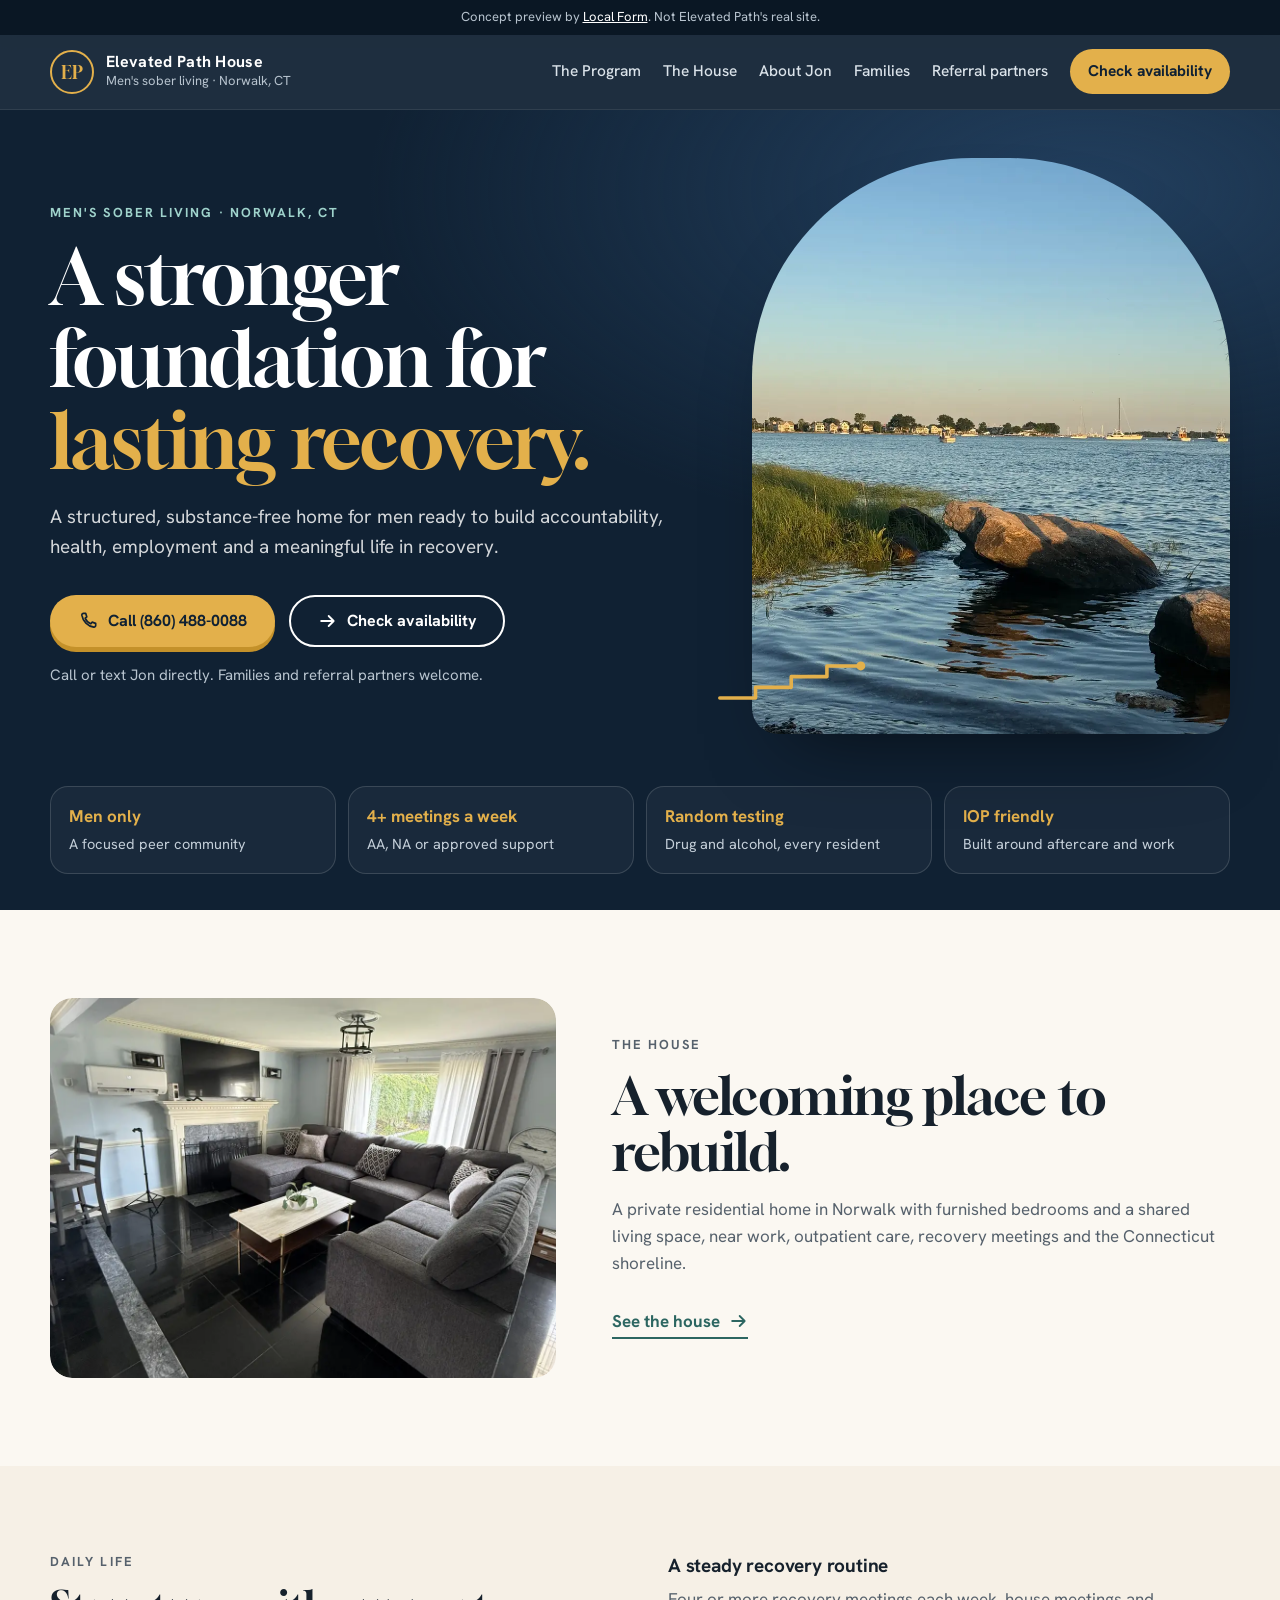
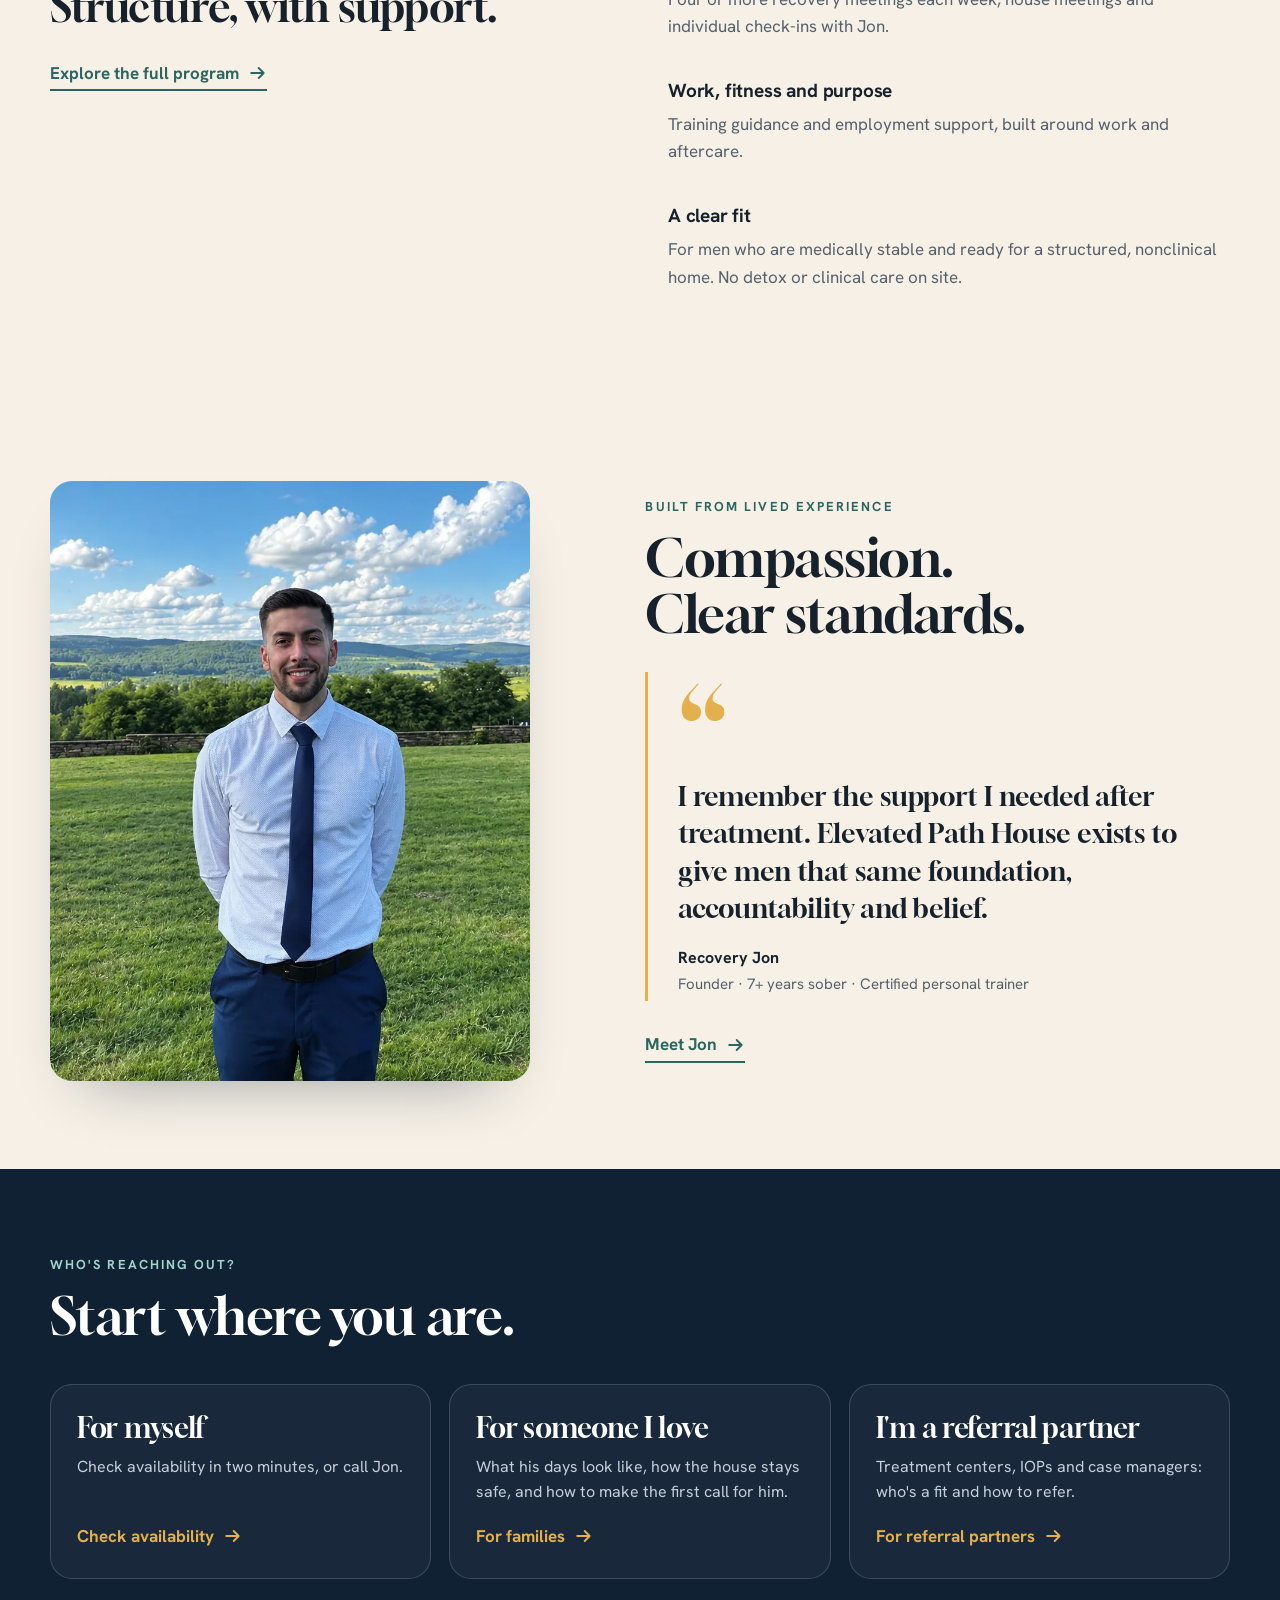
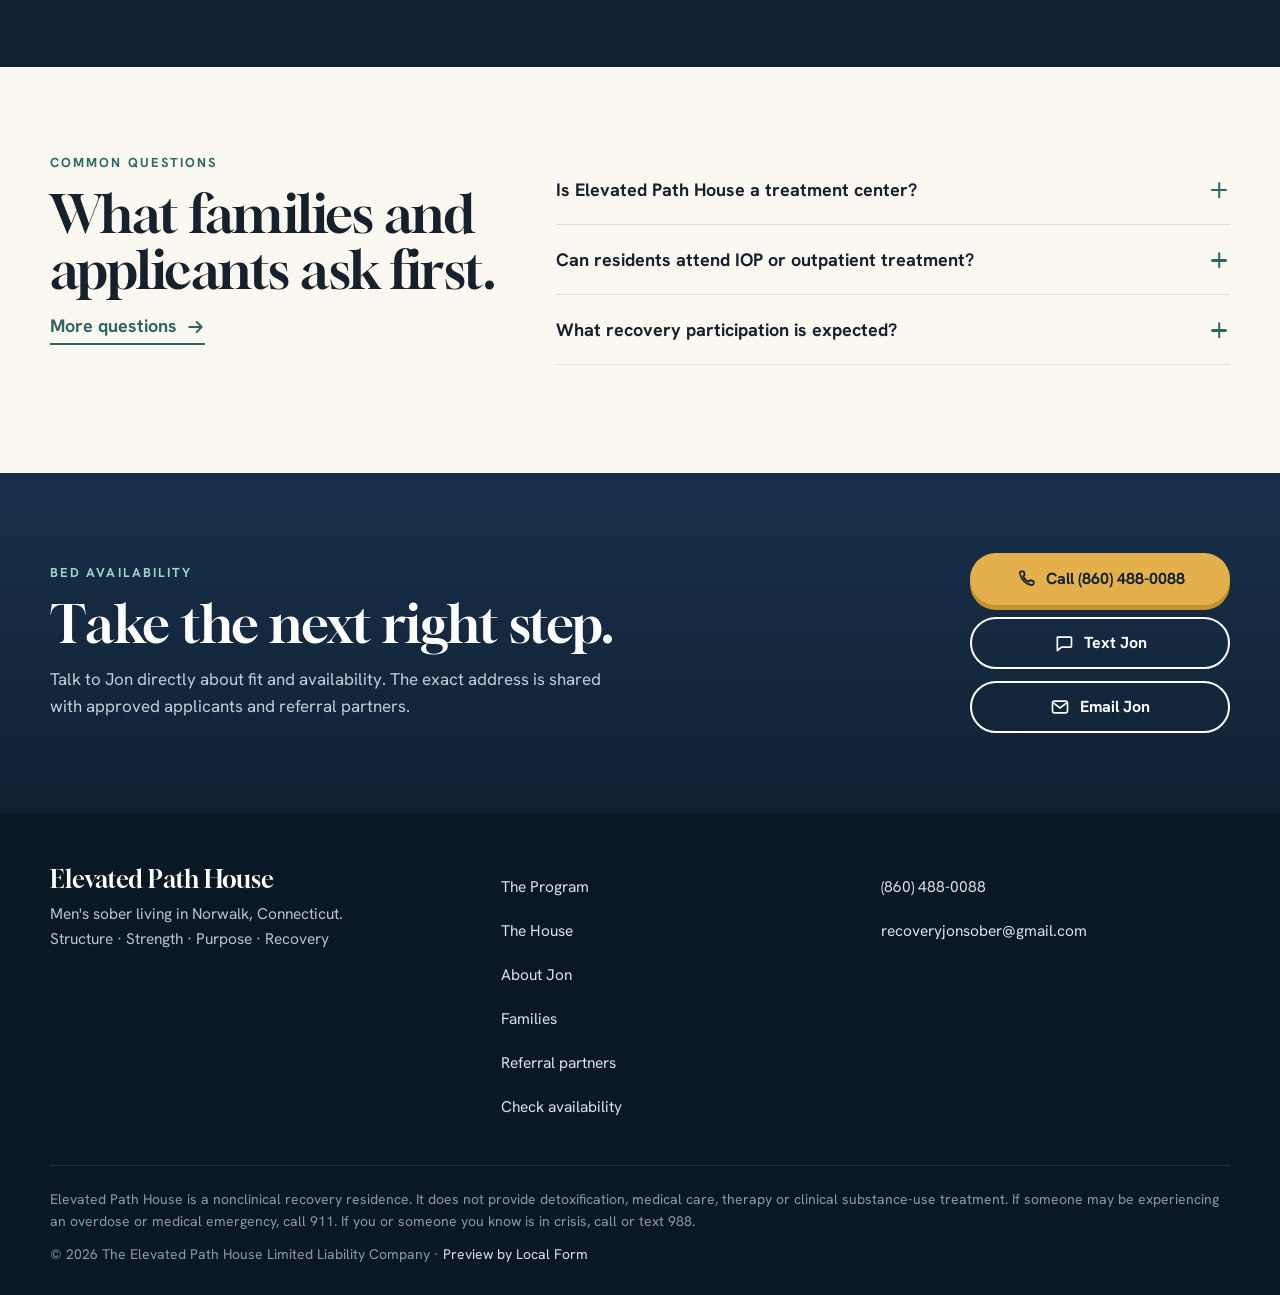
<file: index.html>
<!doctype html>
<html lang="en"><head><meta charset="utf-8"><meta name="viewport" content="width=device-width, initial-scale=1">
<meta name="robots" content="noindex"><title>Elevated Path House | Men's Sober Living in Norwalk, CT</title><meta name="description" content="Structured men's sober living in Norwalk, Connecticut, with recovery coaching, fitness, employment support and accountability. Call or text Jon for availability.">
<meta name="theme-color" content="#102133"><link rel="icon" href="assets/favicon.svg" type="image/svg+xml">
<meta property="og:type" content="website"><meta property="og:url" content="https://preview.localform.online/elevated-path-house-preview/"><meta property="og:title" content="Elevated Path House | Men's Sober Living in Norwalk, CT"><meta property="og:description" content="Structured men's sober living in Norwalk, Connecticut, with recovery coaching, fitness, employment support and accountability. Call or text Jon for availability."><meta property="og:image" content="https://preview.localform.online/elevated-path-house-preview/assets/og.jpg"><meta name="twitter:card" content="summary_large_image">
<link rel="preload" href="assets/gloock-400.woff2" as="font" type="font/woff2" crossorigin>
<link rel="stylesheet" href="styles.css?v=18"><style>.site-foot nav{gap:0}.site-foot nav a,.foot-contact a{display:flex;align-items:center;min-height:44px}.foot-legal a,.topbar a{padding-block:12px;margin-block:-12px}</style><noscript><style>[data-reveal]{opacity:1;transform:none}</style></noscript><script src="app.js?v=18" defer></script>
<script type="application/ld+json">{"@context": "https://schema.org", "@type": "LocalBusiness", "name": "Elevated Path House", "legalName": "The Elevated Path House Limited Liability Company", "description": "Men's nonclinical sober living and recovery residence in Norwalk, Connecticut.", "telephone": "+1-860-488-0088", "email": "recoveryjonsober@gmail.com", "address": {"@type": "PostalAddress", "addressLocality": "Norwalk", "addressRegion": "CT", "addressCountry": "US"}, "areaServed": ["Norwalk, Connecticut", "Fairfield County, Connecticut"], "founder": {"@type": "Person", "name": "Jonathan Mendonca"}}</script></head>
<body data-page="index.html"><svg width="0" height="0" style="position:absolute" aria-hidden="true">
<symbol id="i-phone" viewBox="0 0 24 24"><path d="M6.6 2.8h2.6l1.4 4.3-2 1.5a12 12 0 0 0 6.8 6.8l1.5-2 4.3 1.4v2.6a2 2 0 0 1-2.2 2A17.5 17.5 0 0 1 4.6 5a2 2 0 0 1 2-2.2z" fill="none" stroke="currentColor" stroke-width="2" stroke-linejoin="round"/></symbol>
<symbol id="i-text" viewBox="0 0 24 24"><path d="M4 5h16a1 1 0 0 1 1 1v10a1 1 0 0 1-1 1H9l-5 4V6a1 1 0 0 1 1-1z" fill="none" stroke="currentColor" stroke-width="2" stroke-linejoin="round"/></symbol>
<symbol id="i-mail" viewBox="0 0 24 24"><rect x="3" y="5" width="18" height="14" rx="2.5" fill="none" stroke="currentColor" stroke-width="2"/><path d="m4 7 8 6 8-6" fill="none" stroke="currentColor" stroke-width="2"/></symbol>
<symbol id="i-arrow" viewBox="0 0 24 24"><path d="M5 12h14m-5-6 6 6-6 6" fill="none" stroke="currentColor" stroke-width="2.2" stroke-linecap="round" stroke-linejoin="round"/></symbol>
<symbol id="i-check" viewBox="0 0 24 24"><path d="m5 12.5 4.5 4.5L19 7.5" fill="none" stroke="currentColor" stroke-width="2.4" stroke-linecap="round" stroke-linejoin="round"/></symbol>
<symbol id="i-x" viewBox="0 0 24 24"><path d="M6 6l12 12M18 6 6 18" fill="none" stroke="currentColor" stroke-width="2.4" stroke-linecap="round"/></symbol>
<symbol id="i-menu" viewBox="0 0 24 24"><path d="M4 7h16M4 12h16M4 17h16" fill="none" stroke="currentColor" stroke-width="2.2" stroke-linecap="round"/></symbol>
<symbol id="i-pin" viewBox="0 0 24 24"><path d="M12 21s7-6.2 7-11.5A7 7 0 0 0 5 9.5C5 14.8 12 21 12 21z" fill="none" stroke="currentColor" stroke-width="2"/><circle cx="12" cy="9.5" r="2.5" fill="none" stroke="currentColor" stroke-width="2"/></symbol>
</svg>
<div class="topbar">Concept preview by <a href="https://localform.online">Local Form</a>. Not Elevated Path's real site.</div>
<header class="site-head"><div class="wrap head-row">
  <a class="logo" href="index.html" aria-label="Elevated Path House home"><span class="mono">EP</span><span class="logo-t"><b>Elevated Path House</b><small>Men's sober living · Norwalk, CT</small></span></a>
  <nav class="nav" id="nav" aria-label="Main"><a href="program.html">The Program</a><a href="house.html">The House</a><a href="about.html">About Jon</a><a href="families.html">Families</a><a href="referrals.html">Referral partners</a><a class="nav-apply" href="apply.html">Check availability</a></nav>
  <a class="head-call" href="tel:+18604880088"><svg class="ico"><use href="#i-phone"/></svg><span>Call</span></a>
  <button class="menu-btn" aria-label="Menu" aria-expanded="false" aria-controls="nav"><svg class="ico"><use href="#i-menu"/></svg></button>
</div></header>
<main id="main">
<section class="hero"><div class="wrap hero-grid">
  <div class="hero-copy">
    <p class="eyebrow light">Men's sober living · Norwalk, CT</p>
    <h1>A stronger foundation for <em>lasting recovery.</em></h1>
    <p class="lead">A structured, substance-free home for men ready to build accountability, health, employment and a meaningful life in recovery.</p>
    <div class="hero-acts"><a class="btn primary" href="tel:+18604880088"><svg class="ico"><use href="#i-phone"/></svg><span>Call (860) 488-0088</span></a><a class="btn outline" href="apply.html"><svg class="ico"><use href="#i-arrow"/></svg><span>Check availability</span></a></div>
    <p class="hero-note">Call or text Jon directly. Families and referral partners welcome.</p>
  </div>
  <figure class="hero-photo"><img src="assets/norwalk-waterfront.webp" width="900" height="1200" alt="The Norwalk shoreline at golden hour" fetchpriority="high"><svg class="steps" viewBox="0 0 168 48" aria-hidden="true"><path d="M2 46h40V34h40V22h40V10h34"/><circle cx="160" cy="10" r="5"/></svg></figure>
</div>
<div class="wrap facts">
  <div><b>Men only</b><span>A focused peer community</span></div>
  <div><b>4+ meetings a week</b><span>AA, NA or approved support</span></div>
  <div><b>Random testing</b><span>Drug and alcohol, every resident</span></div>
  <div><b>IOP friendly</b><span>Built around aftercare and work</span></div>
</div></section>

<section class="section house-teaser"><div class="wrap teaser-grid">
  <figure data-reveal><img src="assets/living-room.webp" width="1050" height="1400" alt="The shared living room at Elevated Path House" loading="lazy"></figure>
  <div data-reveal><p class="eyebrow">The house</p><h2>A welcoming place to rebuild.</h2><p>A private residential home in Norwalk with furnished bedrooms and a shared living space, near work, outpatient care, recovery meetings and the Connecticut shoreline.</p>
    <p class="more"><a href="house.html">See the house <svg class="ico"><use href="#i-arrow"/></svg></a></p></div>
</div></section>





<section class="section program-summary"><div class="wrap two-col">
  <div data-reveal><p class="eyebrow">Daily life</p><h2>Structure, with support.</h2><p class="more"><a href="program.html">Explore the full program <svg class="ico"><use href="#i-arrow"/></svg></a></p></div>
  <div data-reveal><ul class="program-brief"><li><h3>A steady recovery routine</h3><p>Four or more recovery meetings each week, house meetings and individual check-ins with Jon.</p></li><li><h3>Work, fitness and purpose</h3><p>Training guidance and employment support, built around work and aftercare.</p></li><li><h3>A clear fit</h3><p>For men who are medically stable and ready for a structured, nonclinical home. No detox or clinical care on site.</p></li></ul></div>
</div></section>

<section class="section jon"><div class="wrap jon-grid">
  <figure class="jon-photo" data-reveal><img src="assets/jon.webp" width="800" height="1000" alt="Jonathan Mendonca, Recovery Jon, founder of Elevated Path House" loading="lazy"></figure>
  <div><p class="eyebrow">Built from lived experience</p><h2 data-reveal>Compassion.<br>Clear standards.</h2><figure class="quote" data-reveal><blockquote>I remember the support I needed after treatment. Elevated Path House exists to give men that same foundation, accountability and belief.</blockquote>
<figcaption><b>Recovery Jon</b><span>Founder · 7+ years sober · Certified personal trainer</span></figcaption></figure>
    <p class="more" data-reveal><a href="about.html">Meet Jon <svg class="ico"><use href="#i-arrow"/></svg></a></p></div>
</div></section>



<section class="section who"><div class="wrap">
  <div class="sec-head" data-reveal><p class="eyebrow">Who's reaching out?</p><h2>Start where you are.</h2></div>
  <div class="who-grid">
    <a class="who-card" href="apply.html" data-reveal><h3>For myself</h3><p>Check availability in two minutes, or call Jon.</p><span>Check availability <svg class="ico"><use href="#i-arrow"/></svg></span></a>
    <a class="who-card" href="families.html" data-reveal><h3>For someone I love</h3><p>What his days look like, how the house stays safe, and how to make the first call for him.</p><span>For families <svg class="ico"><use href="#i-arrow"/></svg></span></a>
    <a class="who-card" href="referrals.html" data-reveal><h3>I'm a referral partner</h3><p>Treatment centers, IOPs and case managers: who's a fit and how to refer.</p><span>For referral partners <svg class="ico"><use href="#i-arrow"/></svg></span></a>
  </div>
</div></section>





<section class="section faq-sec"><div class="wrap faq-grid">
  <div class="sec-head" data-reveal><p class="eyebrow">Common questions</p><h2>What families and applicants ask first.</h2><p class="more"><a href="families.html#faq">More questions <svg class="ico"><use href="#i-arrow"/></svg></a></p></div>
  <div class="faq"><details data-reveal><summary>Is Elevated Path House a treatment center?<span class="plus" aria-hidden="true"></span></summary><p>No. It is a nonclinical sober living residence. It does not provide detoxification, medical care, therapy or licensed substance-use treatment.</p></details><details data-reveal><summary>Can residents attend IOP or outpatient treatment?<span class="plus" aria-hidden="true"></span></summary><p>Yes. Residents are encouraged to follow an appropriate aftercare plan, and work and meeting expectations can be arranged around an established treatment schedule.</p></details><details data-reveal><summary>What recovery participation is expected?<span class="plus" aria-hidden="true"></span></summary><p>Residents attend at least four AA, NA or other approved recovery-support meetings weekly, plus mandatory house and group meetings and individual check-ins with Recovery Jon.</p></details></div>
</div></section></main>
<section class="cta-band"><div class="wrap cta-in">
  <div data-reveal><p class="eyebrow light">Bed availability</p><h2>Take the next right step.</h2><p>Talk to Jon directly about fit and availability. The exact address is shared with approved applicants and referral partners.</p></div>
  <div class="cta-acts" data-reveal><a class="btn primary" href="tel:+18604880088"><svg class="ico"><use href="#i-phone"/></svg><span>Call (860) 488-0088</span></a><a class="btn outline" href="sms:+18604880088"><svg class="ico"><use href="#i-text"/></svg><span>Text Jon</span></a><a class="btn outline" href="mailto:recoveryjonsober@gmail.com?subject=Elevated%20Path%20House%20inquiry"><svg class="ico"><use href="#i-mail"/></svg><span>Email Jon</span></a></div>
</div></section>
<footer class="site-foot"><div class="wrap foot-grid">
  <div><p class="foot-name">Elevated Path House</p><p>Men's sober living in Norwalk, Connecticut.<br>Structure · Strength · Purpose · Recovery</p></div>
  <nav aria-label="Footer"><a href="program.html">The Program</a><a href="house.html">The House</a><a href="about.html">About Jon</a><a href="families.html">Families</a><a href="referrals.html">Referral partners</a><a href="apply.html">Check availability</a></nav>
  <div class="foot-contact"><a href="tel:+18604880088">(860) 488-0088</a><a href="mailto:recoveryjonsober@gmail.com">recoveryjonsober@gmail.com</a></div>
</div><div class="wrap foot-legal">
  <p>Elevated Path House is a nonclinical recovery residence. It does not provide detoxification, medical care, therapy or clinical substance-use treatment. If someone may be experiencing an overdose or medical emergency, call 911. If you or someone you know is in crisis, call or text 988.</p>
  <p>© 2026 The Elevated Path House Limited Liability Company · <a href="https://localform.online">Preview by Local Form</a></p>
</div></footer>
<script>/* lf-open: counts a tagged preview link being opened (?r=). No cookies. Local Form */(function(){try{var r=new URLSearchParams(location.search).get('r');if(!r||!navigator.sendBeacon||sessionStorage.getItem('lf-open'))return;sessionStorage.setItem('lf-open','1');navigator.sendBeacon('https://localform.online/api/open',JSON.stringify({r:r,s:location.pathname.split('/')[1]||location.hostname,d:matchMedia('(pointer:coarse)').matches?'phone':'desktop'}))}catch(e){}})();</script>
</body></html>
</file>
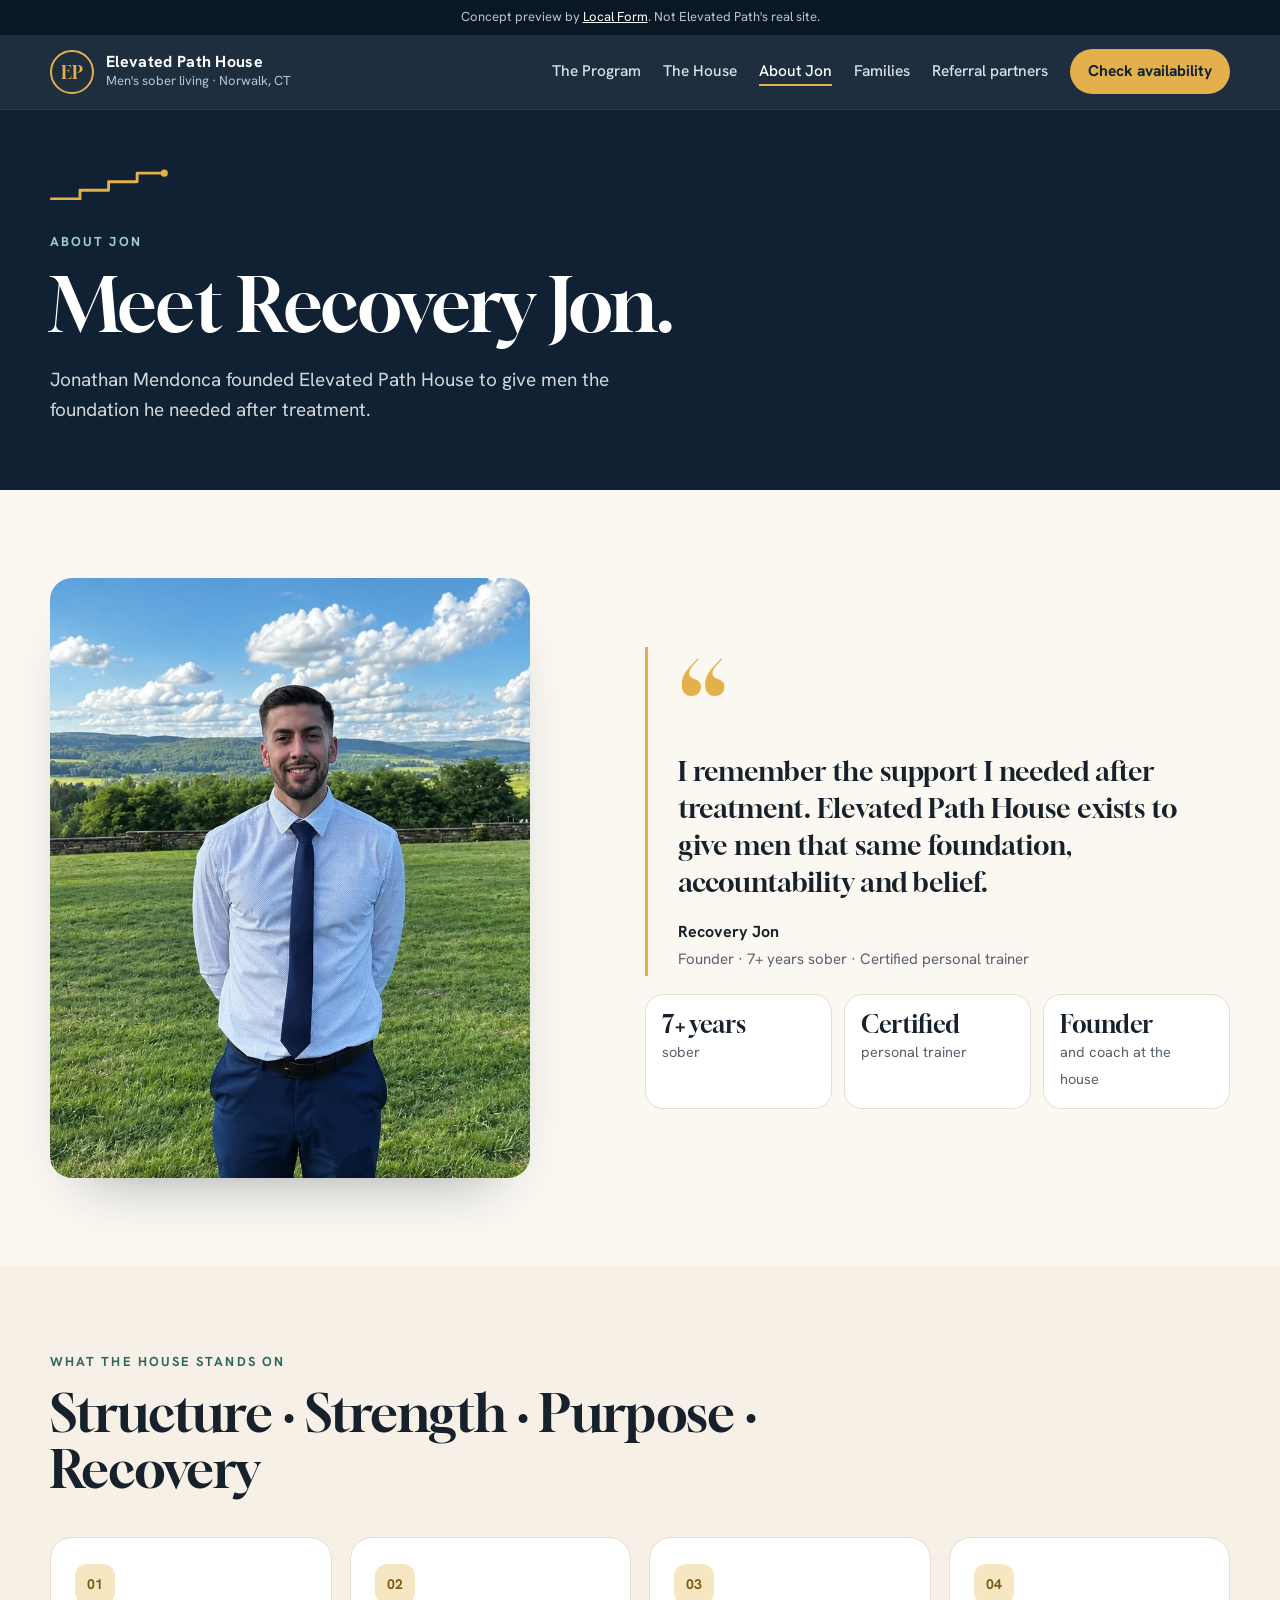
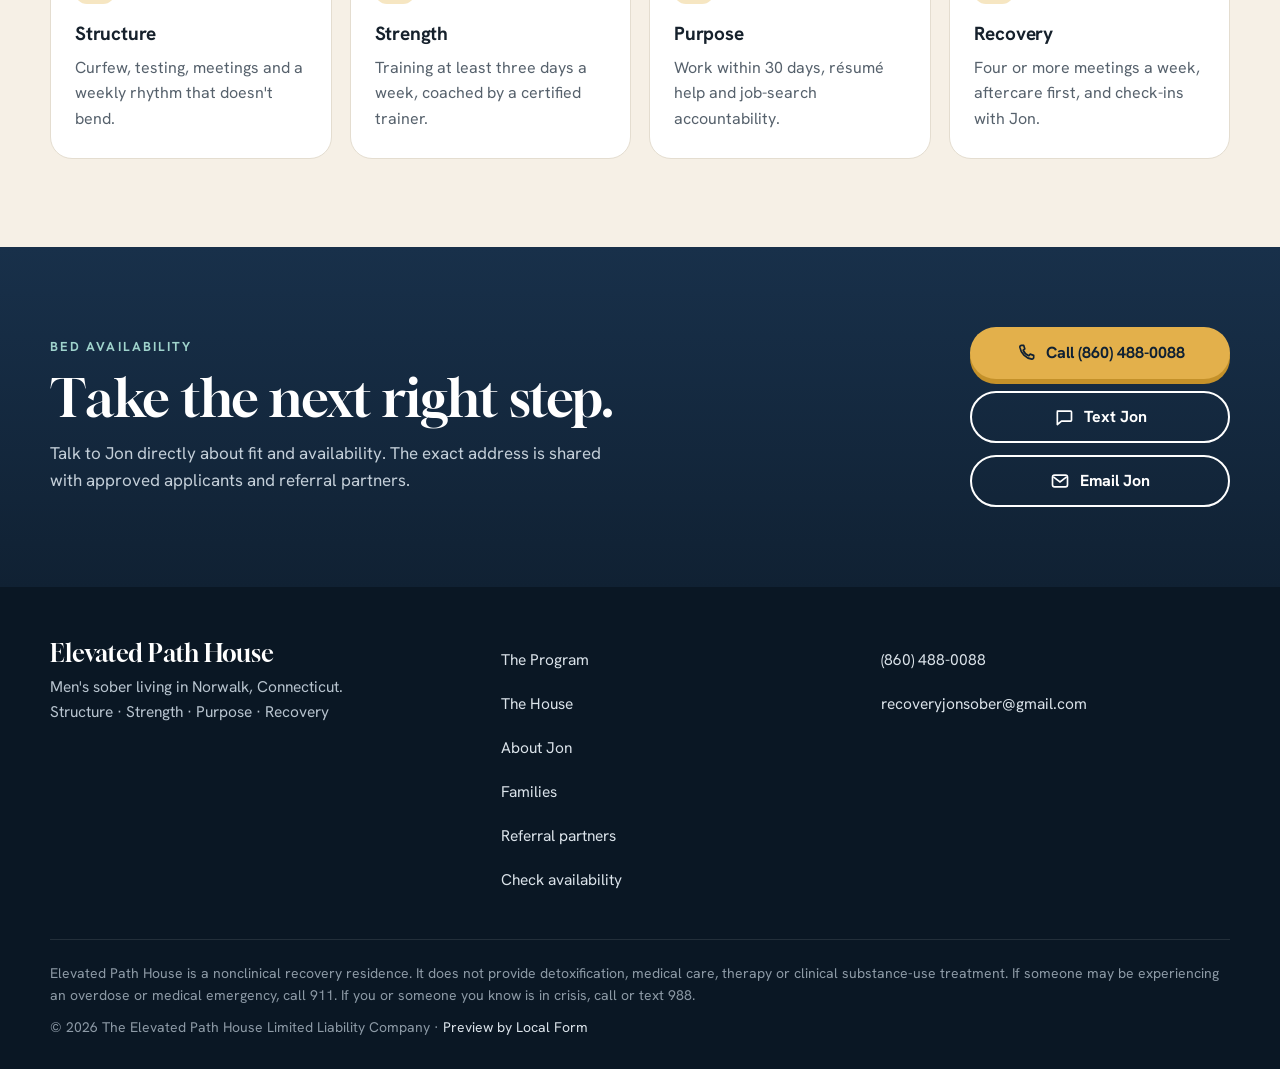
<file: about.html>
<!doctype html>
<html lang="en"><head><meta charset="utf-8"><meta name="viewport" content="width=device-width, initial-scale=1">
<meta name="robots" content="noindex"><title>About Recovery Jon | Elevated Path House</title><meta name="description" content="Elevated Path House was founded by Jonathan Mendonca, Recovery Jon: 7+ years sober and a certified personal trainer.">
<meta name="theme-color" content="#102133"><link rel="icon" href="assets/favicon.svg" type="image/svg+xml">
<meta property="og:type" content="website"><meta property="og:url" content="https://preview.localform.online/elevated-path-house-preview/about.html"><meta property="og:title" content="About Recovery Jon | Elevated Path House"><meta property="og:description" content="Elevated Path House was founded by Jonathan Mendonca, Recovery Jon: 7+ years sober and a certified personal trainer."><meta property="og:image" content="https://preview.localform.online/elevated-path-house-preview/assets/og.jpg"><meta name="twitter:card" content="summary_large_image">
<link rel="preload" href="assets/gloock-400.woff2" as="font" type="font/woff2" crossorigin>
<link rel="stylesheet" href="styles.css?v=18"><style>.site-foot nav{gap:0}.site-foot nav a,.foot-contact a{display:flex;align-items:center;min-height:44px}.foot-legal a,.topbar a{padding-block:12px;margin-block:-12px}</style><noscript><style>[data-reveal]{opacity:1;transform:none}</style></noscript><script src="app.js?v=18" defer></script>
<script type="application/ld+json">{"@context": "https://schema.org", "@type": "LocalBusiness", "name": "Elevated Path House", "legalName": "The Elevated Path House Limited Liability Company", "description": "Men's nonclinical sober living and recovery residence in Norwalk, Connecticut.", "telephone": "+1-860-488-0088", "email": "recoveryjonsober@gmail.com", "address": {"@type": "PostalAddress", "addressLocality": "Norwalk", "addressRegion": "CT", "addressCountry": "US"}, "areaServed": ["Norwalk, Connecticut", "Fairfield County, Connecticut"], "founder": {"@type": "Person", "name": "Jonathan Mendonca"}}</script></head>
<body data-page="about.html"><svg width="0" height="0" style="position:absolute" aria-hidden="true">
<symbol id="i-phone" viewBox="0 0 24 24"><path d="M6.6 2.8h2.6l1.4 4.3-2 1.5a12 12 0 0 0 6.8 6.8l1.5-2 4.3 1.4v2.6a2 2 0 0 1-2.2 2A17.5 17.5 0 0 1 4.6 5a2 2 0 0 1 2-2.2z" fill="none" stroke="currentColor" stroke-width="2" stroke-linejoin="round"/></symbol>
<symbol id="i-text" viewBox="0 0 24 24"><path d="M4 5h16a1 1 0 0 1 1 1v10a1 1 0 0 1-1 1H9l-5 4V6a1 1 0 0 1 1-1z" fill="none" stroke="currentColor" stroke-width="2" stroke-linejoin="round"/></symbol>
<symbol id="i-mail" viewBox="0 0 24 24"><rect x="3" y="5" width="18" height="14" rx="2.5" fill="none" stroke="currentColor" stroke-width="2"/><path d="m4 7 8 6 8-6" fill="none" stroke="currentColor" stroke-width="2"/></symbol>
<symbol id="i-arrow" viewBox="0 0 24 24"><path d="M5 12h14m-5-6 6 6-6 6" fill="none" stroke="currentColor" stroke-width="2.2" stroke-linecap="round" stroke-linejoin="round"/></symbol>
<symbol id="i-check" viewBox="0 0 24 24"><path d="m5 12.5 4.5 4.5L19 7.5" fill="none" stroke="currentColor" stroke-width="2.4" stroke-linecap="round" stroke-linejoin="round"/></symbol>
<symbol id="i-x" viewBox="0 0 24 24"><path d="M6 6l12 12M18 6 6 18" fill="none" stroke="currentColor" stroke-width="2.4" stroke-linecap="round"/></symbol>
<symbol id="i-menu" viewBox="0 0 24 24"><path d="M4 7h16M4 12h16M4 17h16" fill="none" stroke="currentColor" stroke-width="2.2" stroke-linecap="round"/></symbol>
<symbol id="i-pin" viewBox="0 0 24 24"><path d="M12 21s7-6.2 7-11.5A7 7 0 0 0 5 9.5C5 14.8 12 21 12 21z" fill="none" stroke="currentColor" stroke-width="2"/><circle cx="12" cy="9.5" r="2.5" fill="none" stroke="currentColor" stroke-width="2"/></symbol>
</svg>
<div class="topbar">Concept preview by <a href="https://localform.online">Local Form</a>. Not Elevated Path's real site.</div>
<header class="site-head"><div class="wrap head-row">
  <a class="logo" href="index.html" aria-label="Elevated Path House home"><span class="mono">EP</span><span class="logo-t"><b>Elevated Path House</b><small>Men's sober living · Norwalk, CT</small></span></a>
  <nav class="nav" id="nav" aria-label="Main"><a href="program.html">The Program</a><a href="house.html">The House</a><a href="about.html" aria-current=page>About Jon</a><a href="families.html">Families</a><a href="referrals.html">Referral partners</a><a class="nav-apply" href="apply.html">Check availability</a></nav>
  <a class="head-call" href="tel:+18604880088"><svg class="ico"><use href="#i-phone"/></svg><span>Call</span></a>
  <button class="menu-btn" aria-label="Menu" aria-expanded="false" aria-controls="nav"><svg class="ico"><use href="#i-menu"/></svg></button>
</div></header>
<main id="main"><section class="page-hero"><div class="wrap"><svg class="steps" viewBox="0 0 168 48" aria-hidden="true"><path d="M2 46h40V34h40V22h40V10h34"/><circle cx="160" cy="10" r="5"/></svg><p class="eyebrow light">About Jon</p><h1>Meet Recovery Jon.</h1><p class="lead">Jonathan Mendonca founded Elevated Path House to give men the foundation he needed after treatment.</p></div></section>
<section class="section"><div class="wrap jon-grid">
  <figure class="jon-photo" data-reveal><img src="assets/jon.webp" width="800" height="1000" alt="Jonathan Mendonca, Recovery Jon, founder of Elevated Path House" loading="lazy"></figure>
  <div><figure class="quote" data-reveal><blockquote>I remember the support I needed after treatment. Elevated Path House exists to give men that same foundation, accountability and belief.</blockquote>
<figcaption><b>Recovery Jon</b><span>Founder · 7+ years sober · Certified personal trainer</span></figcaption></figure>
    <div class="creds" data-reveal><div><b>7<i class="pl">+</i> years</b><span>sober</span></div><div><b>Certified</b><span>personal trainer</span></div><div><b>Founder</b><span>and coach at the house</span></div></div>
  </div>
</div></section>

<section class="section alt"><div class="wrap">
  <div class="sec-head" data-reveal><p class="eyebrow">What the house stands on</p><h2>Structure · Strength · Purpose · Recovery</h2></div>
  <div class="card-grid four"><article class="card" data-reveal><span class="num">01</span><h3>Structure</h3><p>Curfew, testing, meetings and a weekly rhythm that doesn't bend.</p></article><article class="card" data-reveal><span class="num">02</span><h3>Strength</h3><p>Training at least three days a week, coached by a certified trainer.</p></article><article class="card" data-reveal><span class="num">03</span><h3>Purpose</h3><p>Work within 30 days, résumé help and job-search accountability.</p></article><article class="card" data-reveal><span class="num">04</span><h3>Recovery</h3><p>Four or more meetings a week, aftercare first, and check-ins with Jon.</p></article></div>
</div></section></main>
<section class="cta-band"><div class="wrap cta-in">
  <div data-reveal><p class="eyebrow light">Bed availability</p><h2>Take the next right step.</h2><p>Talk to Jon directly about fit and availability. The exact address is shared with approved applicants and referral partners.</p></div>
  <div class="cta-acts" data-reveal><a class="btn primary" href="tel:+18604880088"><svg class="ico"><use href="#i-phone"/></svg><span>Call (860) 488-0088</span></a><a class="btn outline" href="sms:+18604880088"><svg class="ico"><use href="#i-text"/></svg><span>Text Jon</span></a><a class="btn outline" href="mailto:recoveryjonsober@gmail.com?subject=Elevated%20Path%20House%20inquiry"><svg class="ico"><use href="#i-mail"/></svg><span>Email Jon</span></a></div>
</div></section>
<footer class="site-foot"><div class="wrap foot-grid">
  <div><p class="foot-name">Elevated Path House</p><p>Men's sober living in Norwalk, Connecticut.<br>Structure · Strength · Purpose · Recovery</p></div>
  <nav aria-label="Footer"><a href="program.html">The Program</a><a href="house.html">The House</a><a href="about.html">About Jon</a><a href="families.html">Families</a><a href="referrals.html">Referral partners</a><a href="apply.html">Check availability</a></nav>
  <div class="foot-contact"><a href="tel:+18604880088">(860) 488-0088</a><a href="mailto:recoveryjonsober@gmail.com">recoveryjonsober@gmail.com</a></div>
</div><div class="wrap foot-legal">
  <p>Elevated Path House is a nonclinical recovery residence. It does not provide detoxification, medical care, therapy or clinical substance-use treatment. If someone may be experiencing an overdose or medical emergency, call 911. If you or someone you know is in crisis, call or text 988.</p>
  <p>© 2026 The Elevated Path House Limited Liability Company · <a href="https://localform.online">Preview by Local Form</a></p>
</div></footer>
<script>/* lf-open: counts a tagged preview link being opened (?r=). No cookies. Local Form */(function(){try{var r=new URLSearchParams(location.search).get('r');if(!r||!navigator.sendBeacon||sessionStorage.getItem('lf-open'))return;sessionStorage.setItem('lf-open','1');navigator.sendBeacon('https://localform.online/api/open',JSON.stringify({r:r,s:location.pathname.split('/')[1]||location.hostname,d:matchMedia('(pointer:coarse)').matches?'phone':'desktop'}))}catch(e){}})();</script>
</body></html>
</file>
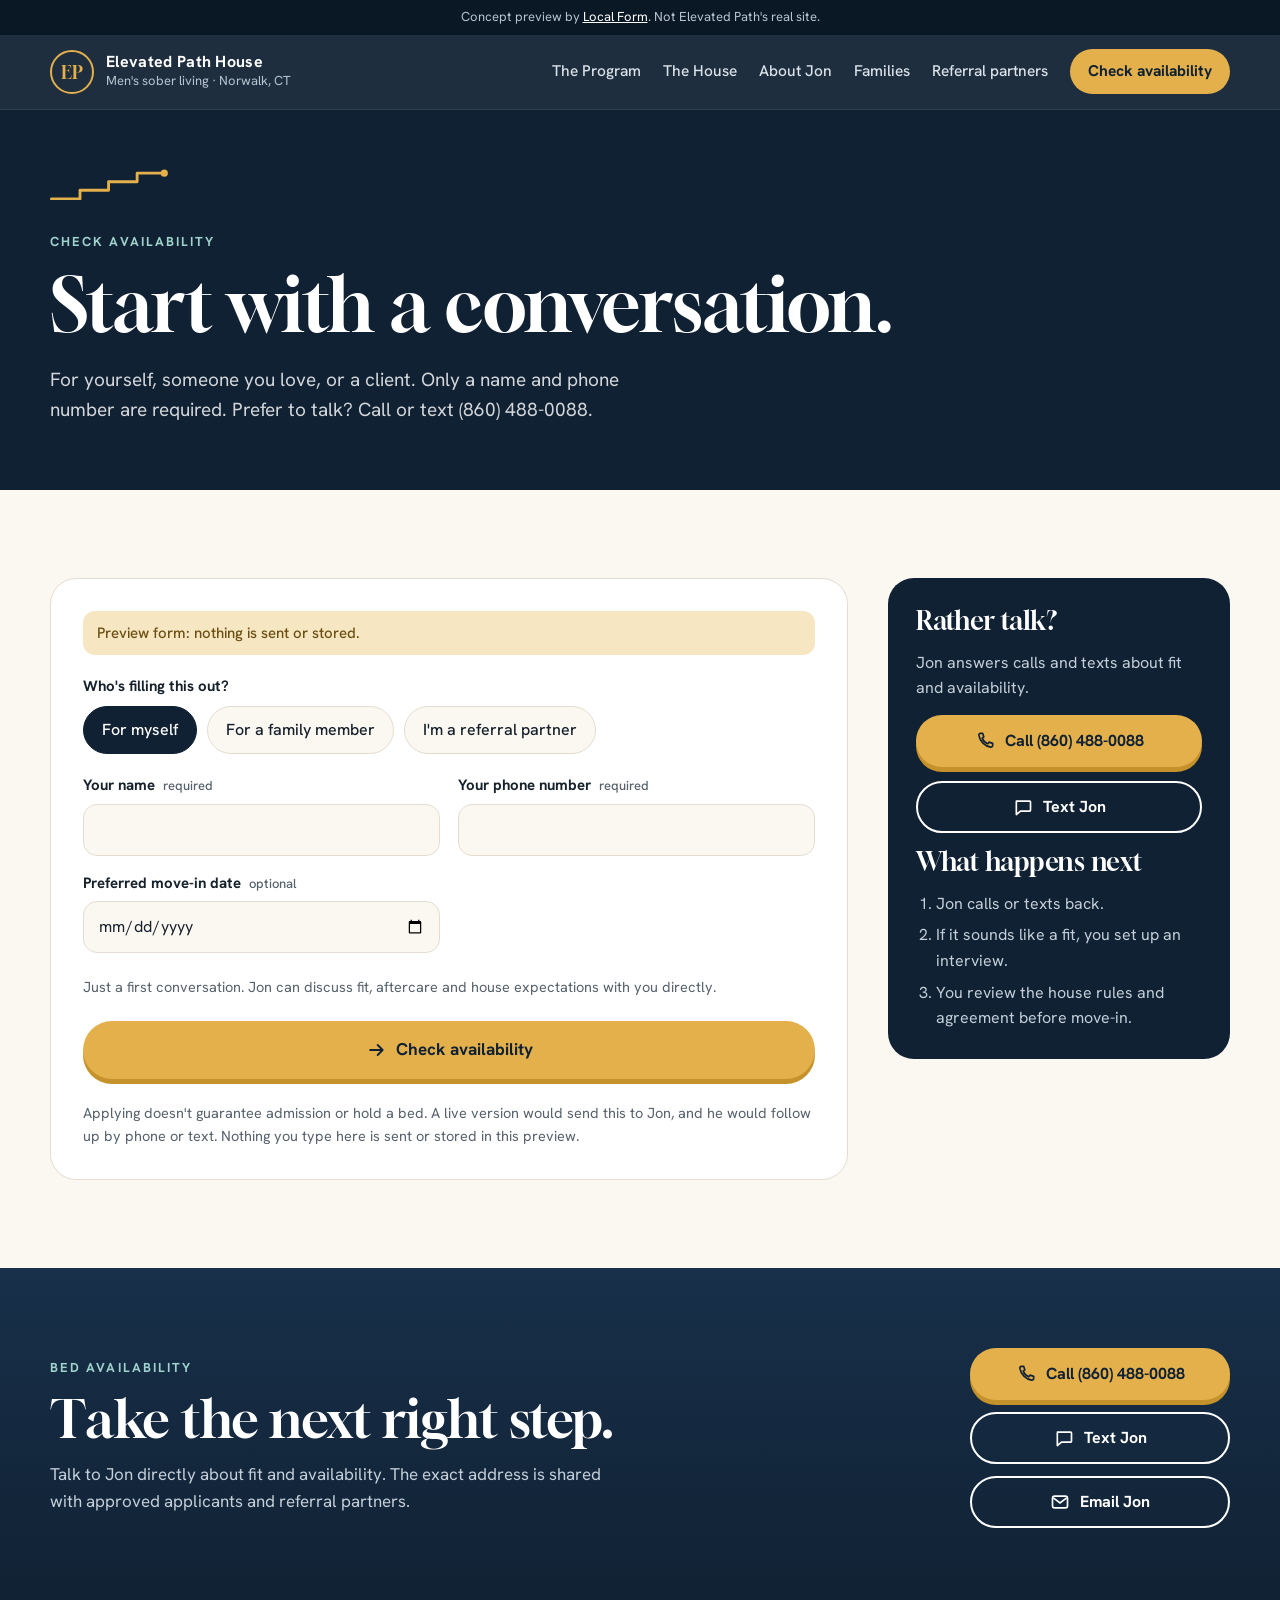
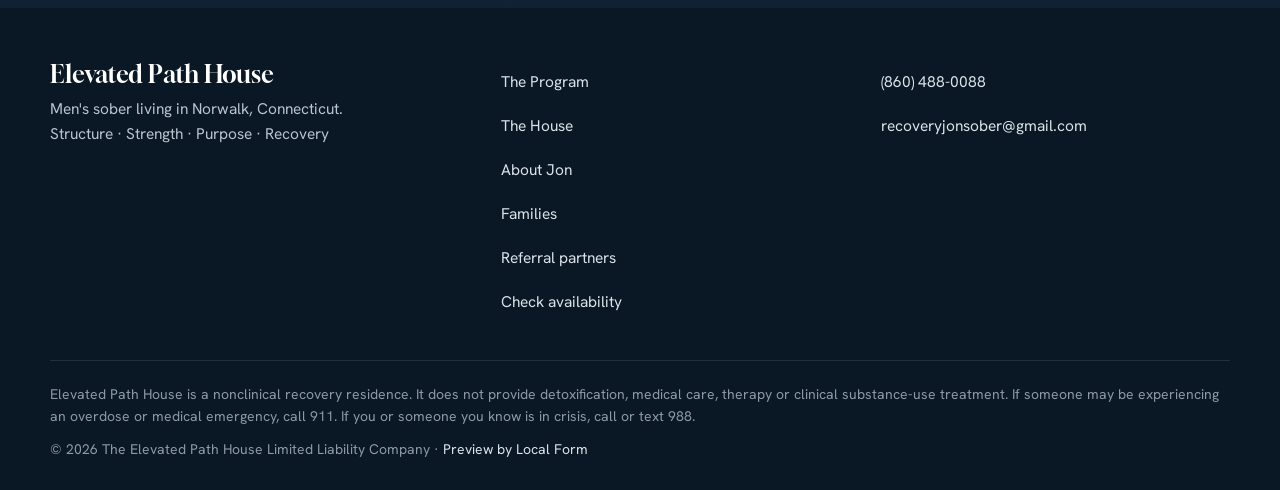
<file: apply.html>
<!doctype html>
<html lang="en"><head><meta charset="utf-8"><meta name="viewport" content="width=device-width, initial-scale=1">
<meta name="robots" content="noindex"><title>Check Availability | Elevated Path House, Norwalk CT</title><meta name="description" content="Try the short availability inquiry for Elevated Path House, for yourself, a family member or a client. Preview only; nothing is sent.">
<meta name="theme-color" content="#102133"><link rel="icon" href="assets/favicon.svg" type="image/svg+xml">
<meta property="og:type" content="website"><meta property="og:url" content="https://preview.localform.online/elevated-path-house-preview/apply.html"><meta property="og:title" content="Check Availability | Elevated Path House, Norwalk CT"><meta property="og:description" content="Try the short availability inquiry for Elevated Path House, for yourself, a family member or a client. Preview only; nothing is sent."><meta property="og:image" content="https://preview.localform.online/elevated-path-house-preview/assets/og.jpg"><meta name="twitter:card" content="summary_large_image">
<link rel="preload" href="assets/gloock-400.woff2" as="font" type="font/woff2" crossorigin>
<link rel="stylesheet" href="styles.css?v=18"><style>.site-foot nav{gap:0}.site-foot nav a,.foot-contact a{display:flex;align-items:center;min-height:44px}.foot-legal a,.topbar a{padding-block:12px;margin-block:-12px}</style><noscript><style>[data-reveal]{opacity:1;transform:none}</style></noscript><script src="app.js?v=18" defer></script>
<script type="application/ld+json">{"@context": "https://schema.org", "@type": "LocalBusiness", "name": "Elevated Path House", "legalName": "The Elevated Path House Limited Liability Company", "description": "Men's nonclinical sober living and recovery residence in Norwalk, Connecticut.", "telephone": "+1-860-488-0088", "email": "recoveryjonsober@gmail.com", "address": {"@type": "PostalAddress", "addressLocality": "Norwalk", "addressRegion": "CT", "addressCountry": "US"}, "areaServed": ["Norwalk, Connecticut", "Fairfield County, Connecticut"], "founder": {"@type": "Person", "name": "Jonathan Mendonca"}}</script></head>
<body data-page="apply.html"><svg width="0" height="0" style="position:absolute" aria-hidden="true">
<symbol id="i-phone" viewBox="0 0 24 24"><path d="M6.6 2.8h2.6l1.4 4.3-2 1.5a12 12 0 0 0 6.8 6.8l1.5-2 4.3 1.4v2.6a2 2 0 0 1-2.2 2A17.5 17.5 0 0 1 4.6 5a2 2 0 0 1 2-2.2z" fill="none" stroke="currentColor" stroke-width="2" stroke-linejoin="round"/></symbol>
<symbol id="i-text" viewBox="0 0 24 24"><path d="M4 5h16a1 1 0 0 1 1 1v10a1 1 0 0 1-1 1H9l-5 4V6a1 1 0 0 1 1-1z" fill="none" stroke="currentColor" stroke-width="2" stroke-linejoin="round"/></symbol>
<symbol id="i-mail" viewBox="0 0 24 24"><rect x="3" y="5" width="18" height="14" rx="2.5" fill="none" stroke="currentColor" stroke-width="2"/><path d="m4 7 8 6 8-6" fill="none" stroke="currentColor" stroke-width="2"/></symbol>
<symbol id="i-arrow" viewBox="0 0 24 24"><path d="M5 12h14m-5-6 6 6-6 6" fill="none" stroke="currentColor" stroke-width="2.2" stroke-linecap="round" stroke-linejoin="round"/></symbol>
<symbol id="i-check" viewBox="0 0 24 24"><path d="m5 12.5 4.5 4.5L19 7.5" fill="none" stroke="currentColor" stroke-width="2.4" stroke-linecap="round" stroke-linejoin="round"/></symbol>
<symbol id="i-x" viewBox="0 0 24 24"><path d="M6 6l12 12M18 6 6 18" fill="none" stroke="currentColor" stroke-width="2.4" stroke-linecap="round"/></symbol>
<symbol id="i-menu" viewBox="0 0 24 24"><path d="M4 7h16M4 12h16M4 17h16" fill="none" stroke="currentColor" stroke-width="2.2" stroke-linecap="round"/></symbol>
<symbol id="i-pin" viewBox="0 0 24 24"><path d="M12 21s7-6.2 7-11.5A7 7 0 0 0 5 9.5C5 14.8 12 21 12 21z" fill="none" stroke="currentColor" stroke-width="2"/><circle cx="12" cy="9.5" r="2.5" fill="none" stroke="currentColor" stroke-width="2"/></symbol>
</svg>
<div class="topbar">Concept preview by <a href="https://localform.online">Local Form</a>. Not Elevated Path's real site.</div>
<header class="site-head"><div class="wrap head-row">
  <a class="logo" href="index.html" aria-label="Elevated Path House home"><span class="mono">EP</span><span class="logo-t"><b>Elevated Path House</b><small>Men's sober living · Norwalk, CT</small></span></a>
  <nav class="nav" id="nav" aria-label="Main"><a href="program.html">The Program</a><a href="house.html">The House</a><a href="about.html">About Jon</a><a href="families.html">Families</a><a href="referrals.html">Referral partners</a><a class="nav-apply" href="apply.html">Check availability</a></nav>
  <a class="head-call" href="tel:+18604880088"><svg class="ico"><use href="#i-phone"/></svg><span>Call</span></a>
  <button class="menu-btn" aria-label="Menu" aria-expanded="false" aria-controls="nav"><svg class="ico"><use href="#i-menu"/></svg></button>
</div></header>
<main id="main"><section class="page-hero"><div class="wrap"><svg class="steps" viewBox="0 0 168 48" aria-hidden="true"><path d="M2 46h40V34h40V22h40V10h34"/><circle cx="160" cy="10" r="5"/></svg><p class="eyebrow light">Check availability</p><h1>Start with a conversation.</h1><p class="lead">For yourself, someone you love, or a client. Only a name and phone number are required. Prefer to talk? Call or text (860) 488-0088.</p></div></section>
<section class="section"><div class="wrap form-wrap">
<form class="apply" id="apply" novalidate>
  <p class="form-note">Preview form: nothing is sent or stored.</p>
  <fieldset class="who-pick"><legend>Who's filling this out?</legend>
    <label><input type="radio" name="who" value="self" checked><span>For myself</span></label>
    <label><input type="radio" name="who" value="family"><span>For a family member</span></label>
    <label><input type="radio" name="who" value="partner"><span>I'm a referral partner</span></label>
  </fieldset>
  <div class="row2">
    <div class="f"><label for="f-name">Your name <i>required</i></label><input id="f-name" name="name" autocomplete="name" required aria-describedby="name-error"><span class="field-error" id="name-error"></span></div>
    <div class="f"><label for="f-phone">Your phone number <i>required</i></label><input id="f-phone" name="phone" type="tel" inputmode="tel" autocomplete="tel" required aria-describedby="phone-error"><span class="field-error" id="phone-error"></span></div>
    <div class="f"><label for="f-move">Preferred move-in date <i>optional</i></label><input id="f-move" name="move" type="date" aria-describedby="move-error"><span class="field-error" id="move-error"></span></div>
  </div>
  <p class="form-small">Just a first conversation. Jon can discuss fit, aftercare and house expectations with you directly.</p>
  <button class="btn primary big" type="submit"><svg class="ico"><use href="#i-arrow"/></svg><span>Check availability</span></button>
  <p class="form-small">Applying doesn't guarantee admission or hold a bed. A live version would send this to Jon, and he would follow up by phone or text. Nothing you type here is sent or stored in this preview.</p>
  <div class="done" id="done" role="status" tabindex="-1" hidden></div>
</form>
<aside class="form-side" data-reveal><h2>Rather talk?</h2><p>Jon answers calls and texts about fit and availability.</p><a class="btn primary" href="tel:+18604880088"><svg class="ico"><use href="#i-phone"/></svg><span>Call (860) 488-0088</span></a><a class="btn outline" href="sms:+18604880088"><svg class="ico"><use href="#i-text"/></svg><span>Text Jon</span></a>
  <h2>What happens next</h2><ol><li>Jon calls or texts back.</li><li>If it sounds like a fit, you set up an interview.</li><li>You review the house rules and agreement before move-in.</li></ol></aside>
</div></section></main>
<section class="cta-band"><div class="wrap cta-in">
  <div data-reveal><p class="eyebrow light">Bed availability</p><h2>Take the next right step.</h2><p>Talk to Jon directly about fit and availability. The exact address is shared with approved applicants and referral partners.</p></div>
  <div class="cta-acts" data-reveal><a class="btn primary" href="tel:+18604880088"><svg class="ico"><use href="#i-phone"/></svg><span>Call (860) 488-0088</span></a><a class="btn outline" href="sms:+18604880088"><svg class="ico"><use href="#i-text"/></svg><span>Text Jon</span></a><a class="btn outline" href="mailto:recoveryjonsober@gmail.com?subject=Elevated%20Path%20House%20inquiry"><svg class="ico"><use href="#i-mail"/></svg><span>Email Jon</span></a></div>
</div></section>
<footer class="site-foot"><div class="wrap foot-grid">
  <div><p class="foot-name">Elevated Path House</p><p>Men's sober living in Norwalk, Connecticut.<br>Structure · Strength · Purpose · Recovery</p></div>
  <nav aria-label="Footer"><a href="program.html">The Program</a><a href="house.html">The House</a><a href="about.html">About Jon</a><a href="families.html">Families</a><a href="referrals.html">Referral partners</a><a href="apply.html">Check availability</a></nav>
  <div class="foot-contact"><a href="tel:+18604880088">(860) 488-0088</a><a href="mailto:recoveryjonsober@gmail.com">recoveryjonsober@gmail.com</a></div>
</div><div class="wrap foot-legal">
  <p>Elevated Path House is a nonclinical recovery residence. It does not provide detoxification, medical care, therapy or clinical substance-use treatment. If someone may be experiencing an overdose or medical emergency, call 911. If you or someone you know is in crisis, call or text 988.</p>
  <p>© 2026 The Elevated Path House Limited Liability Company · <a href="https://localform.online">Preview by Local Form</a></p>
</div></footer>
<script>/* lf-open: counts a tagged preview link being opened (?r=). No cookies. Local Form */(function(){try{var r=new URLSearchParams(location.search).get('r');if(!r||!navigator.sendBeacon||sessionStorage.getItem('lf-open'))return;sessionStorage.setItem('lf-open','1');navigator.sendBeacon('https://localform.online/api/open',JSON.stringify({r:r,s:location.pathname.split('/')[1]||location.hostname,d:matchMedia('(pointer:coarse)').matches?'phone':'desktop'}))}catch(e){}})();</script>
</body></html>
</file>
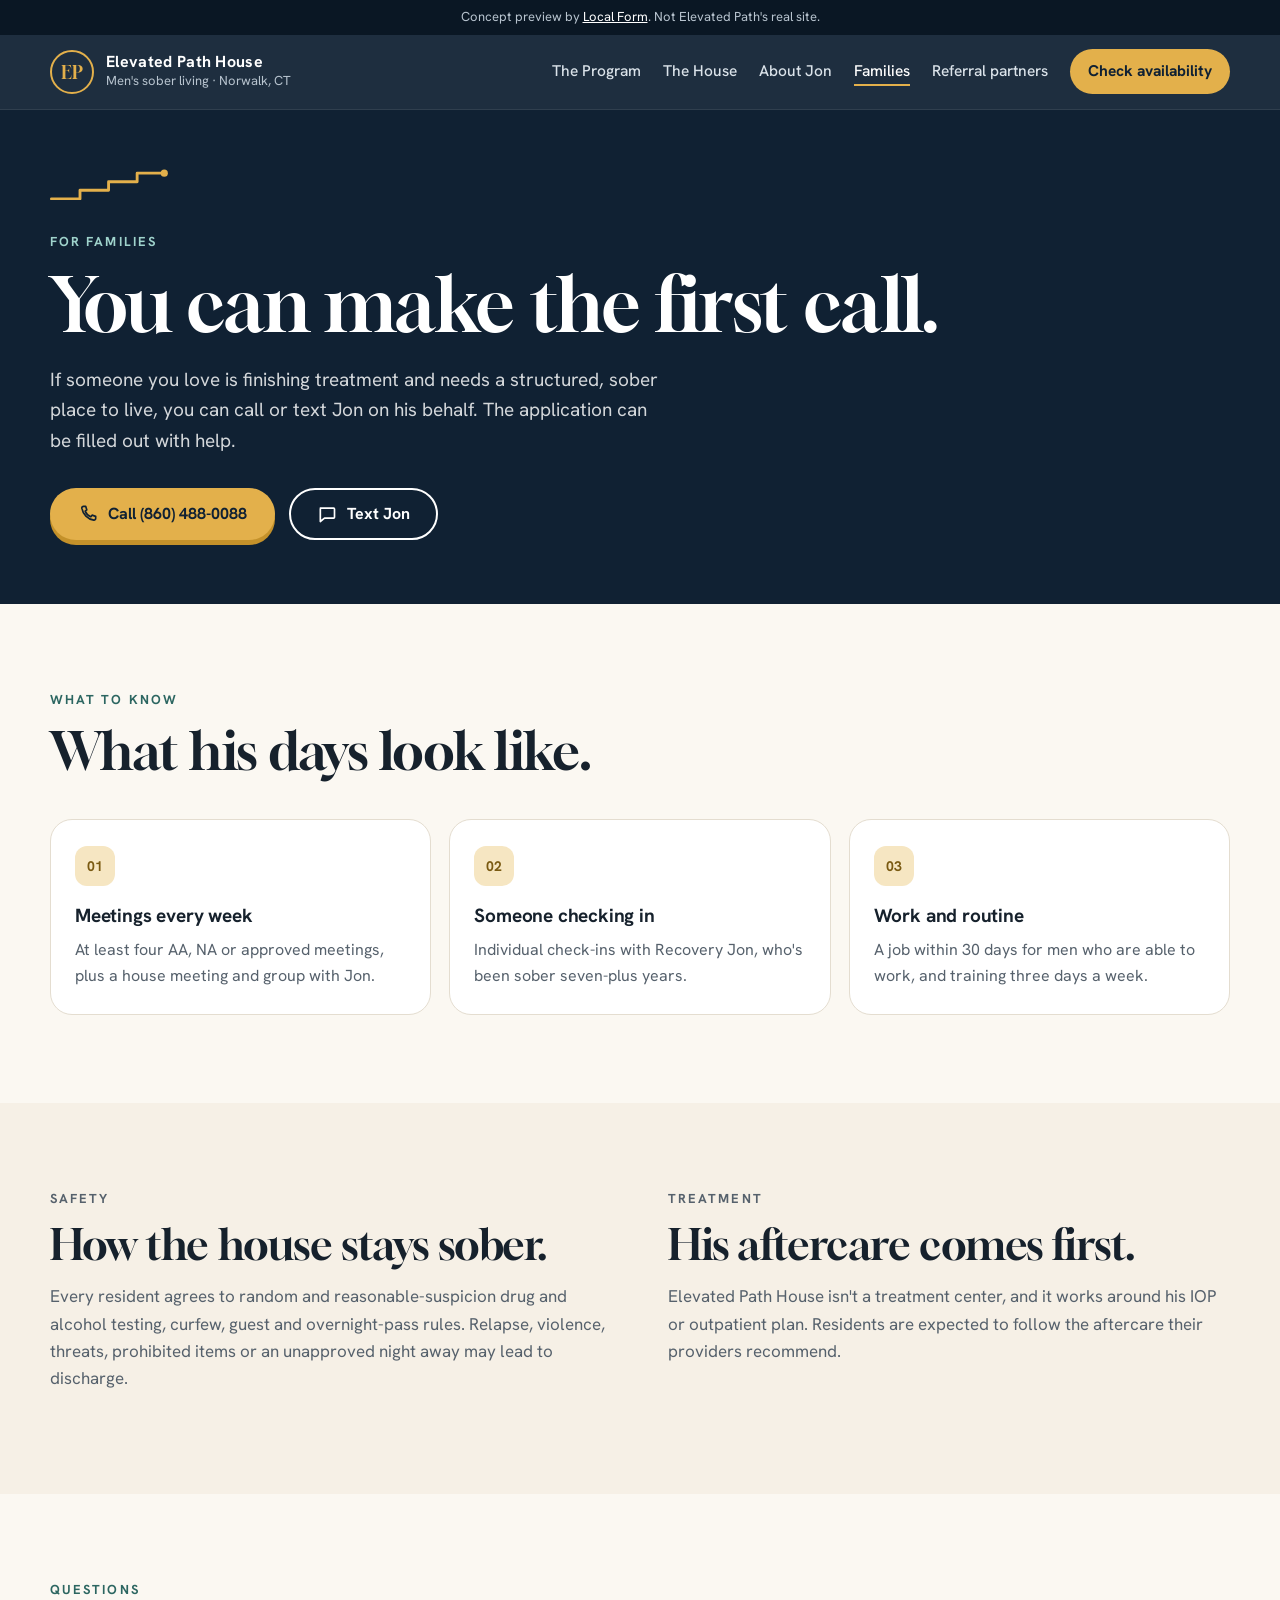
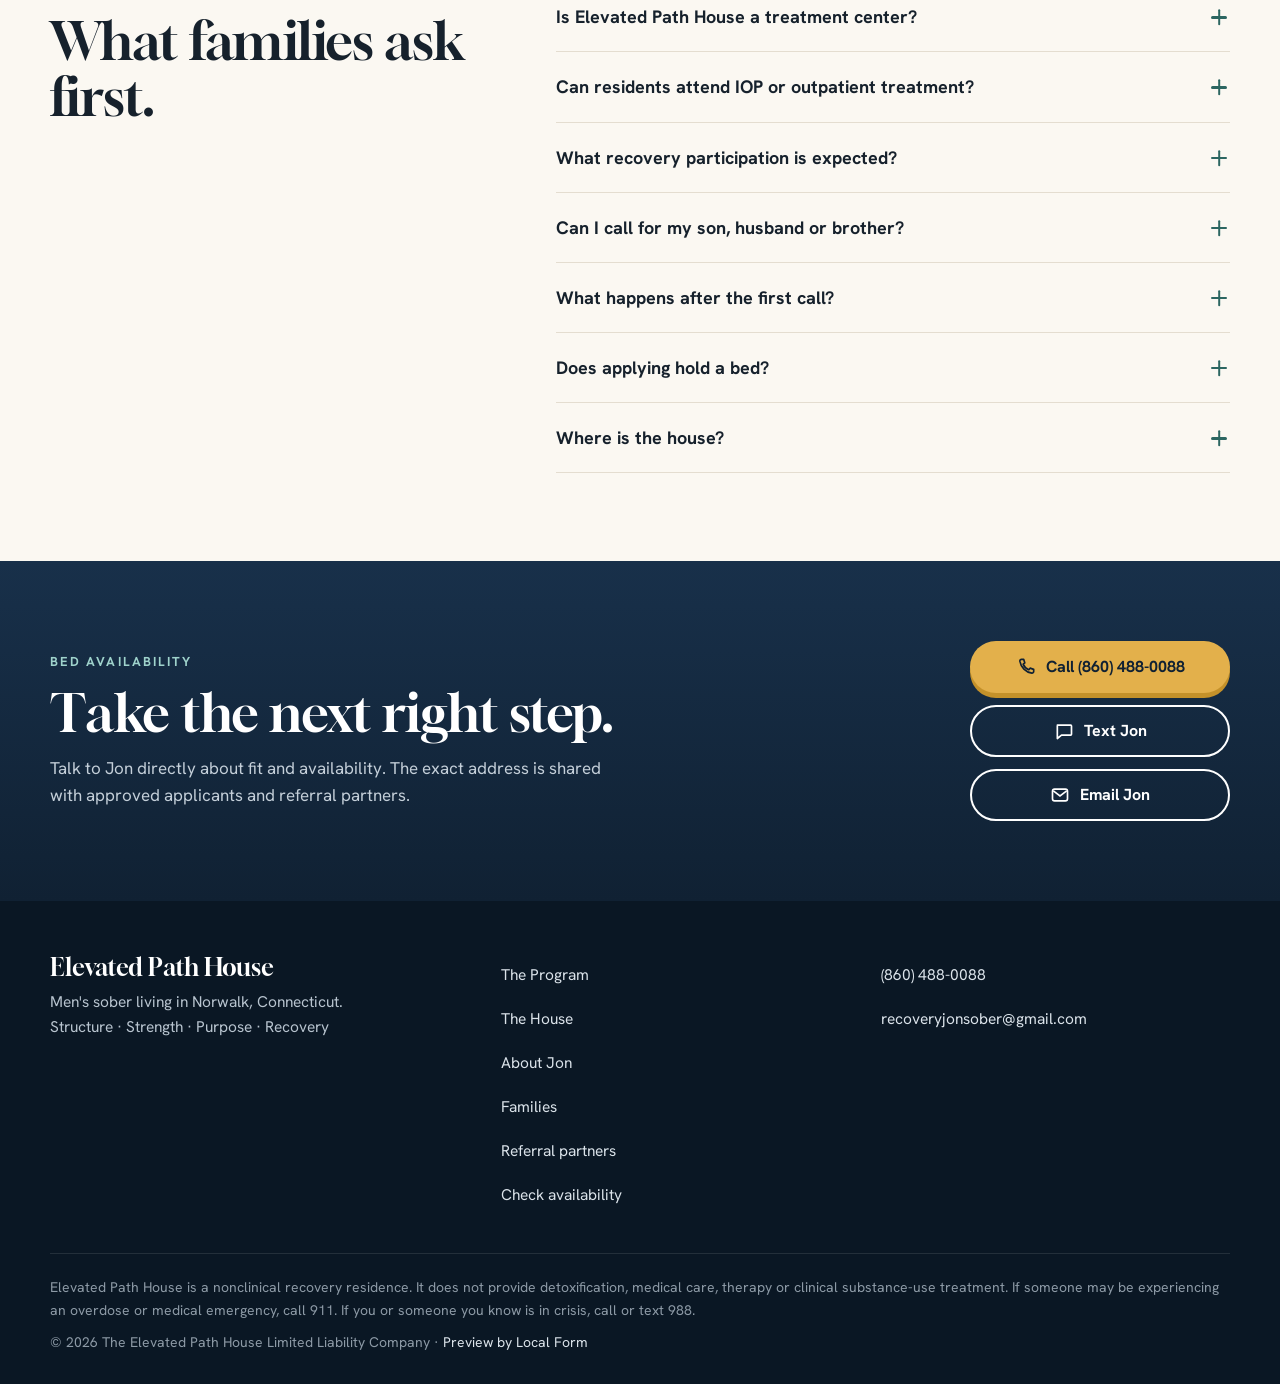
<file: families.html>
<!doctype html>
<html lang="en"><head><meta charset="utf-8"><meta name="viewport" content="width=device-width, initial-scale=1">
<meta name="robots" content="noindex"><title>For Families | Elevated Path House, Norwalk CT</title><meta name="description" content="For parents, partners and family: what a week at Elevated Path House looks like, how the house stays safe, and how to make the first call.">
<meta name="theme-color" content="#102133"><link rel="icon" href="assets/favicon.svg" type="image/svg+xml">
<meta property="og:type" content="website"><meta property="og:url" content="https://preview.localform.online/elevated-path-house-preview/families.html"><meta property="og:title" content="For Families | Elevated Path House, Norwalk CT"><meta property="og:description" content="For parents, partners and family: what a week at Elevated Path House looks like, how the house stays safe, and how to make the first call."><meta property="og:image" content="https://preview.localform.online/elevated-path-house-preview/assets/og.jpg"><meta name="twitter:card" content="summary_large_image">
<link rel="preload" href="assets/gloock-400.woff2" as="font" type="font/woff2" crossorigin>
<link rel="stylesheet" href="styles.css?v=18"><style>.site-foot nav{gap:0}.site-foot nav a,.foot-contact a{display:flex;align-items:center;min-height:44px}.foot-legal a,.topbar a{padding-block:12px;margin-block:-12px}</style><noscript><style>[data-reveal]{opacity:1;transform:none}</style></noscript><script src="app.js?v=18" defer></script>
<script type="application/ld+json">{"@context": "https://schema.org", "@type": "LocalBusiness", "name": "Elevated Path House", "legalName": "The Elevated Path House Limited Liability Company", "description": "Men's nonclinical sober living and recovery residence in Norwalk, Connecticut.", "telephone": "+1-860-488-0088", "email": "recoveryjonsober@gmail.com", "address": {"@type": "PostalAddress", "addressLocality": "Norwalk", "addressRegion": "CT", "addressCountry": "US"}, "areaServed": ["Norwalk, Connecticut", "Fairfield County, Connecticut"], "founder": {"@type": "Person", "name": "Jonathan Mendonca"}}</script></head>
<body data-page="families.html"><svg width="0" height="0" style="position:absolute" aria-hidden="true">
<symbol id="i-phone" viewBox="0 0 24 24"><path d="M6.6 2.8h2.6l1.4 4.3-2 1.5a12 12 0 0 0 6.8 6.8l1.5-2 4.3 1.4v2.6a2 2 0 0 1-2.2 2A17.5 17.5 0 0 1 4.6 5a2 2 0 0 1 2-2.2z" fill="none" stroke="currentColor" stroke-width="2" stroke-linejoin="round"/></symbol>
<symbol id="i-text" viewBox="0 0 24 24"><path d="M4 5h16a1 1 0 0 1 1 1v10a1 1 0 0 1-1 1H9l-5 4V6a1 1 0 0 1 1-1z" fill="none" stroke="currentColor" stroke-width="2" stroke-linejoin="round"/></symbol>
<symbol id="i-mail" viewBox="0 0 24 24"><rect x="3" y="5" width="18" height="14" rx="2.5" fill="none" stroke="currentColor" stroke-width="2"/><path d="m4 7 8 6 8-6" fill="none" stroke="currentColor" stroke-width="2"/></symbol>
<symbol id="i-arrow" viewBox="0 0 24 24"><path d="M5 12h14m-5-6 6 6-6 6" fill="none" stroke="currentColor" stroke-width="2.2" stroke-linecap="round" stroke-linejoin="round"/></symbol>
<symbol id="i-check" viewBox="0 0 24 24"><path d="m5 12.5 4.5 4.5L19 7.5" fill="none" stroke="currentColor" stroke-width="2.4" stroke-linecap="round" stroke-linejoin="round"/></symbol>
<symbol id="i-x" viewBox="0 0 24 24"><path d="M6 6l12 12M18 6 6 18" fill="none" stroke="currentColor" stroke-width="2.4" stroke-linecap="round"/></symbol>
<symbol id="i-menu" viewBox="0 0 24 24"><path d="M4 7h16M4 12h16M4 17h16" fill="none" stroke="currentColor" stroke-width="2.2" stroke-linecap="round"/></symbol>
<symbol id="i-pin" viewBox="0 0 24 24"><path d="M12 21s7-6.2 7-11.5A7 7 0 0 0 5 9.5C5 14.8 12 21 12 21z" fill="none" stroke="currentColor" stroke-width="2"/><circle cx="12" cy="9.5" r="2.5" fill="none" stroke="currentColor" stroke-width="2"/></symbol>
</svg>
<div class="topbar">Concept preview by <a href="https://localform.online">Local Form</a>. Not Elevated Path's real site.</div>
<header class="site-head"><div class="wrap head-row">
  <a class="logo" href="index.html" aria-label="Elevated Path House home"><span class="mono">EP</span><span class="logo-t"><b>Elevated Path House</b><small>Men's sober living · Norwalk, CT</small></span></a>
  <nav class="nav" id="nav" aria-label="Main"><a href="program.html">The Program</a><a href="house.html">The House</a><a href="about.html">About Jon</a><a href="families.html" aria-current=page>Families</a><a href="referrals.html">Referral partners</a><a class="nav-apply" href="apply.html">Check availability</a></nav>
  <a class="head-call" href="tel:+18604880088"><svg class="ico"><use href="#i-phone"/></svg><span>Call</span></a>
  <button class="menu-btn" aria-label="Menu" aria-expanded="false" aria-controls="nav"><svg class="ico"><use href="#i-menu"/></svg></button>
</div></header>
<main id="main"><section class="page-hero"><div class="wrap"><svg class="steps" viewBox="0 0 168 48" aria-hidden="true"><path d="M2 46h40V34h40V22h40V10h34"/><circle cx="160" cy="10" r="5"/></svg><p class="eyebrow light">For families</p><h1>You can make the first call.</h1><p class="lead">If someone you love is finishing treatment and needs a structured, sober place to live, you can call or text Jon on his behalf. The application can be filled out with help.</p><div class="hero-acts"><a class="btn primary" href="tel:+18604880088"><svg class="ico"><use href="#i-phone"/></svg><span>Call (860) 488-0088</span></a><a class="btn outline" href="sms:+18604880088"><svg class="ico"><use href="#i-text"/></svg><span>Text Jon</span></a></div></div></section>
<section class="section"><div class="wrap">
  <div class="sec-head" data-reveal><p class="eyebrow">What to know</p><h2>What his days look like.</h2></div>
  <div class="card-grid"><article class="card" data-reveal><span class="num">01</span><h3>Meetings every week</h3><p>At least four AA, NA or approved meetings, plus a house meeting and group with Jon.</p></article><article class="card" data-reveal><span class="num">02</span><h3>Someone checking in</h3><p>Individual check-ins with Recovery Jon, who's been sober seven-plus years.</p></article><article class="card" data-reveal><span class="num">03</span><h3>Work and routine</h3><p>A job within 30 days for men who are able to work, and training three days a week.</p></article></div>
</div></section>

<section class="section alt"><div class="wrap two-col">
  <div data-reveal><p class="eyebrow">Safety</p><h2>How the house stays sober.</h2><p>Every resident agrees to random and reasonable-suspicion drug and alcohol testing, curfew, guest and overnight-pass rules. Relapse, violence, threats, prohibited items or an unapproved night away may lead to discharge.</p></div>
  <div data-reveal><p class="eyebrow">Treatment</p><h2>His aftercare comes first.</h2><p>Elevated Path House isn't a treatment center, and it works around his IOP or outpatient plan. Residents are expected to follow the aftercare their providers recommend.</p></div>
</div></section>

<section class="section" id="faq"><div class="wrap faq-grid">
  <div class="sec-head" data-reveal><p class="eyebrow">Questions</p><h2>What families ask first.</h2></div>
  <div class="faq"><details data-reveal><summary>Is Elevated Path House a treatment center?<span class="plus" aria-hidden="true"></span></summary><p>No. It is a nonclinical sober living residence. It does not provide detoxification, medical care, therapy or licensed substance-use treatment.</p></details><details data-reveal><summary>Can residents attend IOP or outpatient treatment?<span class="plus" aria-hidden="true"></span></summary><p>Yes. Residents are encouraged to follow an appropriate aftercare plan, and work and meeting expectations can be arranged around an established treatment schedule.</p></details><details data-reveal><summary>What recovery participation is expected?<span class="plus" aria-hidden="true"></span></summary><p>Residents attend at least four AA, NA or other approved recovery-support meetings weekly, plus mandatory house and group meetings and individual check-ins with Recovery Jon.</p></details><details data-reveal><summary>Can I call for my son, husband or brother?<span class="plus" aria-hidden="true"></span></summary><p>Yes. Call or text Jon at (860) 488-0088. The application can be filled out by the applicant or with assistance.</p></details><details data-reveal><summary>What happens after the first call?<span class="plus" aria-hidden="true"></span></summary><p>If it sounds like a fit, Jon sets up an interview that covers sobriety, stability, aftercare, work plans and readiness for a structured home. Approved applicants review the house rules and resident agreement before move-in.</p></details><details data-reveal><summary>Does applying hold a bed?<span class="plus" aria-hidden="true"></span></summary><p>No. Applying doesn't guarantee admission or reserve a bed. Jon confirms availability directly.</p></details><details data-reveal><summary>Where is the house?<span class="plus" aria-hidden="true"></span></summary><p>In Norwalk, Connecticut. The exact address is shared with approved applicants and referral partners.</p></details></div>
</div></section></main>
<section class="cta-band"><div class="wrap cta-in">
  <div data-reveal><p class="eyebrow light">Bed availability</p><h2>Take the next right step.</h2><p>Talk to Jon directly about fit and availability. The exact address is shared with approved applicants and referral partners.</p></div>
  <div class="cta-acts" data-reveal><a class="btn primary" href="tel:+18604880088"><svg class="ico"><use href="#i-phone"/></svg><span>Call (860) 488-0088</span></a><a class="btn outline" href="sms:+18604880088"><svg class="ico"><use href="#i-text"/></svg><span>Text Jon</span></a><a class="btn outline" href="mailto:recoveryjonsober@gmail.com?subject=Elevated%20Path%20House%20inquiry"><svg class="ico"><use href="#i-mail"/></svg><span>Email Jon</span></a></div>
</div></section>
<footer class="site-foot"><div class="wrap foot-grid">
  <div><p class="foot-name">Elevated Path House</p><p>Men's sober living in Norwalk, Connecticut.<br>Structure · Strength · Purpose · Recovery</p></div>
  <nav aria-label="Footer"><a href="program.html">The Program</a><a href="house.html">The House</a><a href="about.html">About Jon</a><a href="families.html">Families</a><a href="referrals.html">Referral partners</a><a href="apply.html">Check availability</a></nav>
  <div class="foot-contact"><a href="tel:+18604880088">(860) 488-0088</a><a href="mailto:recoveryjonsober@gmail.com">recoveryjonsober@gmail.com</a></div>
</div><div class="wrap foot-legal">
  <p>Elevated Path House is a nonclinical recovery residence. It does not provide detoxification, medical care, therapy or clinical substance-use treatment. If someone may be experiencing an overdose or medical emergency, call 911. If you or someone you know is in crisis, call or text 988.</p>
  <p>© 2026 The Elevated Path House Limited Liability Company · <a href="https://localform.online">Preview by Local Form</a></p>
</div></footer>
<script>/* lf-open: counts a tagged preview link being opened (?r=). No cookies. Local Form */(function(){try{var r=new URLSearchParams(location.search).get('r');if(!r||!navigator.sendBeacon||sessionStorage.getItem('lf-open'))return;sessionStorage.setItem('lf-open','1');navigator.sendBeacon('https://localform.online/api/open',JSON.stringify({r:r,s:location.pathname.split('/')[1]||location.hostname,d:matchMedia('(pointer:coarse)').matches?'phone':'desktop'}))}catch(e){}})();</script>
</body></html>
</file>
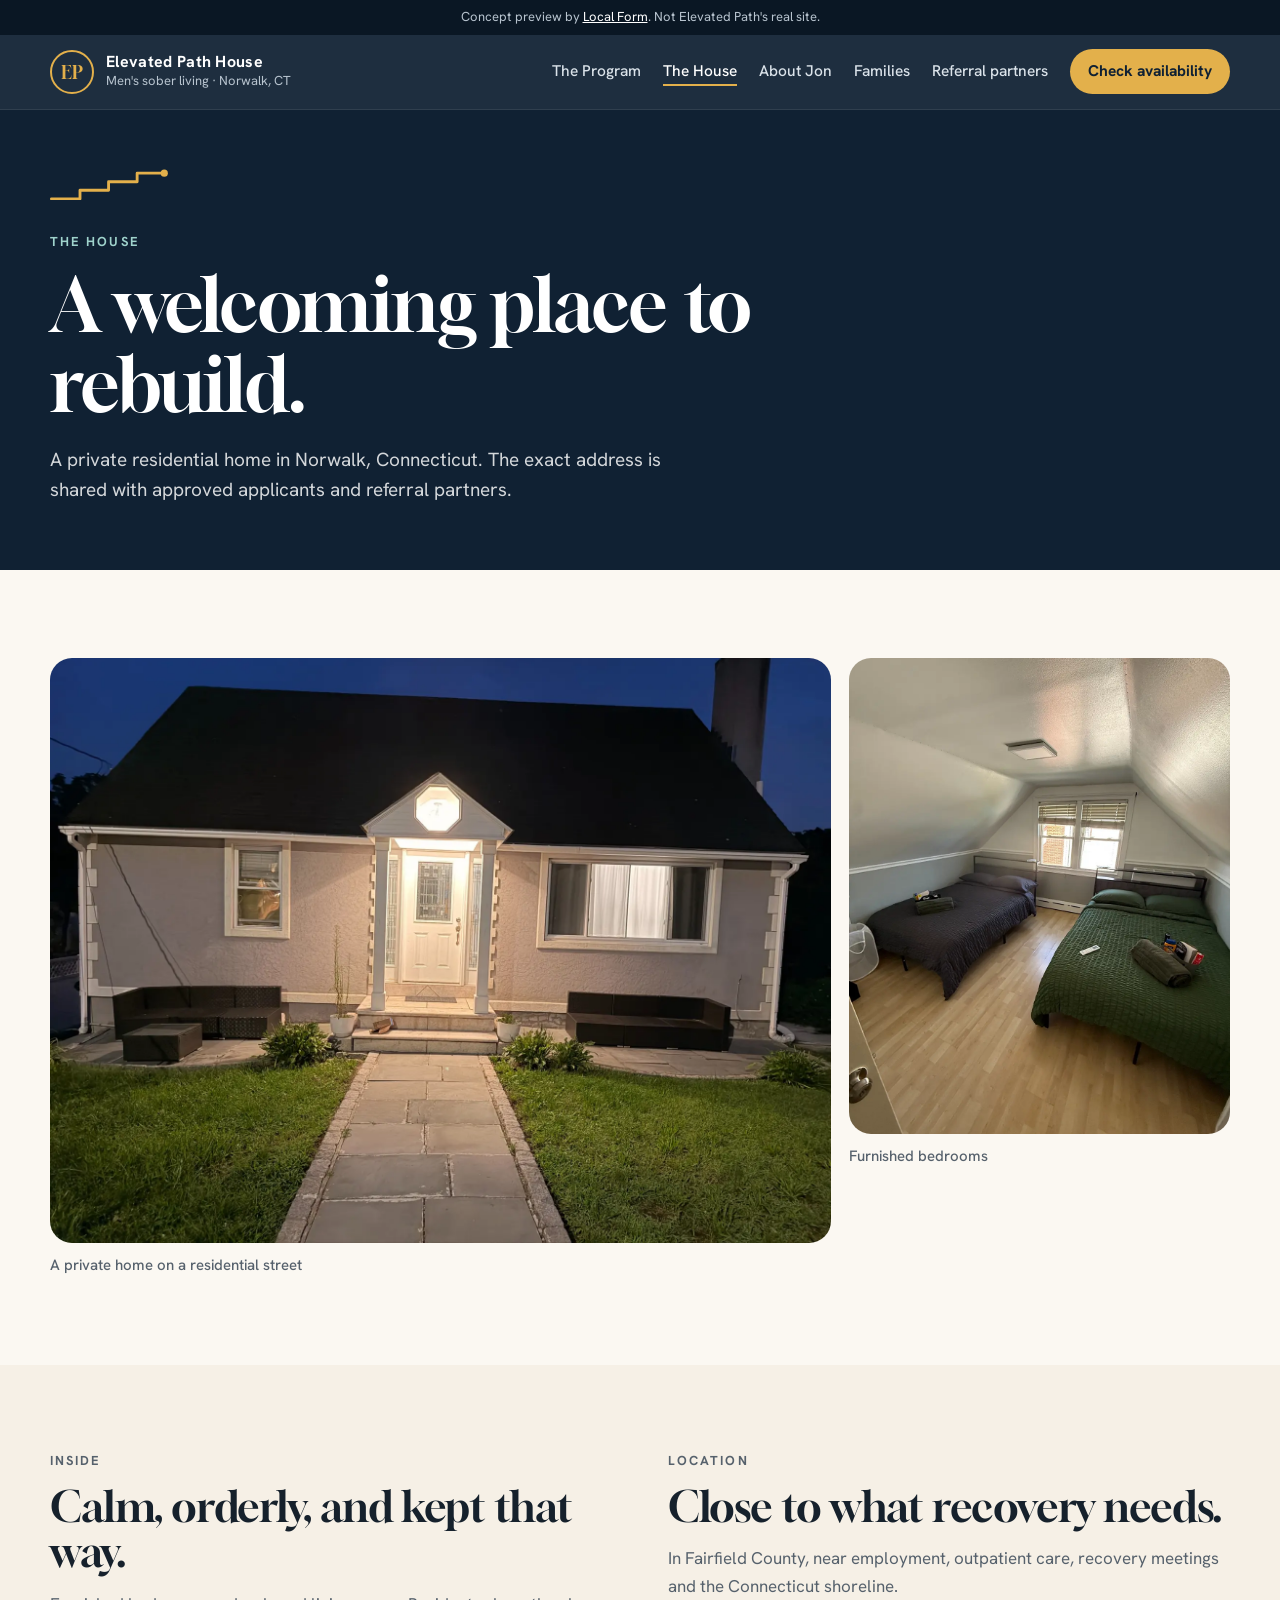
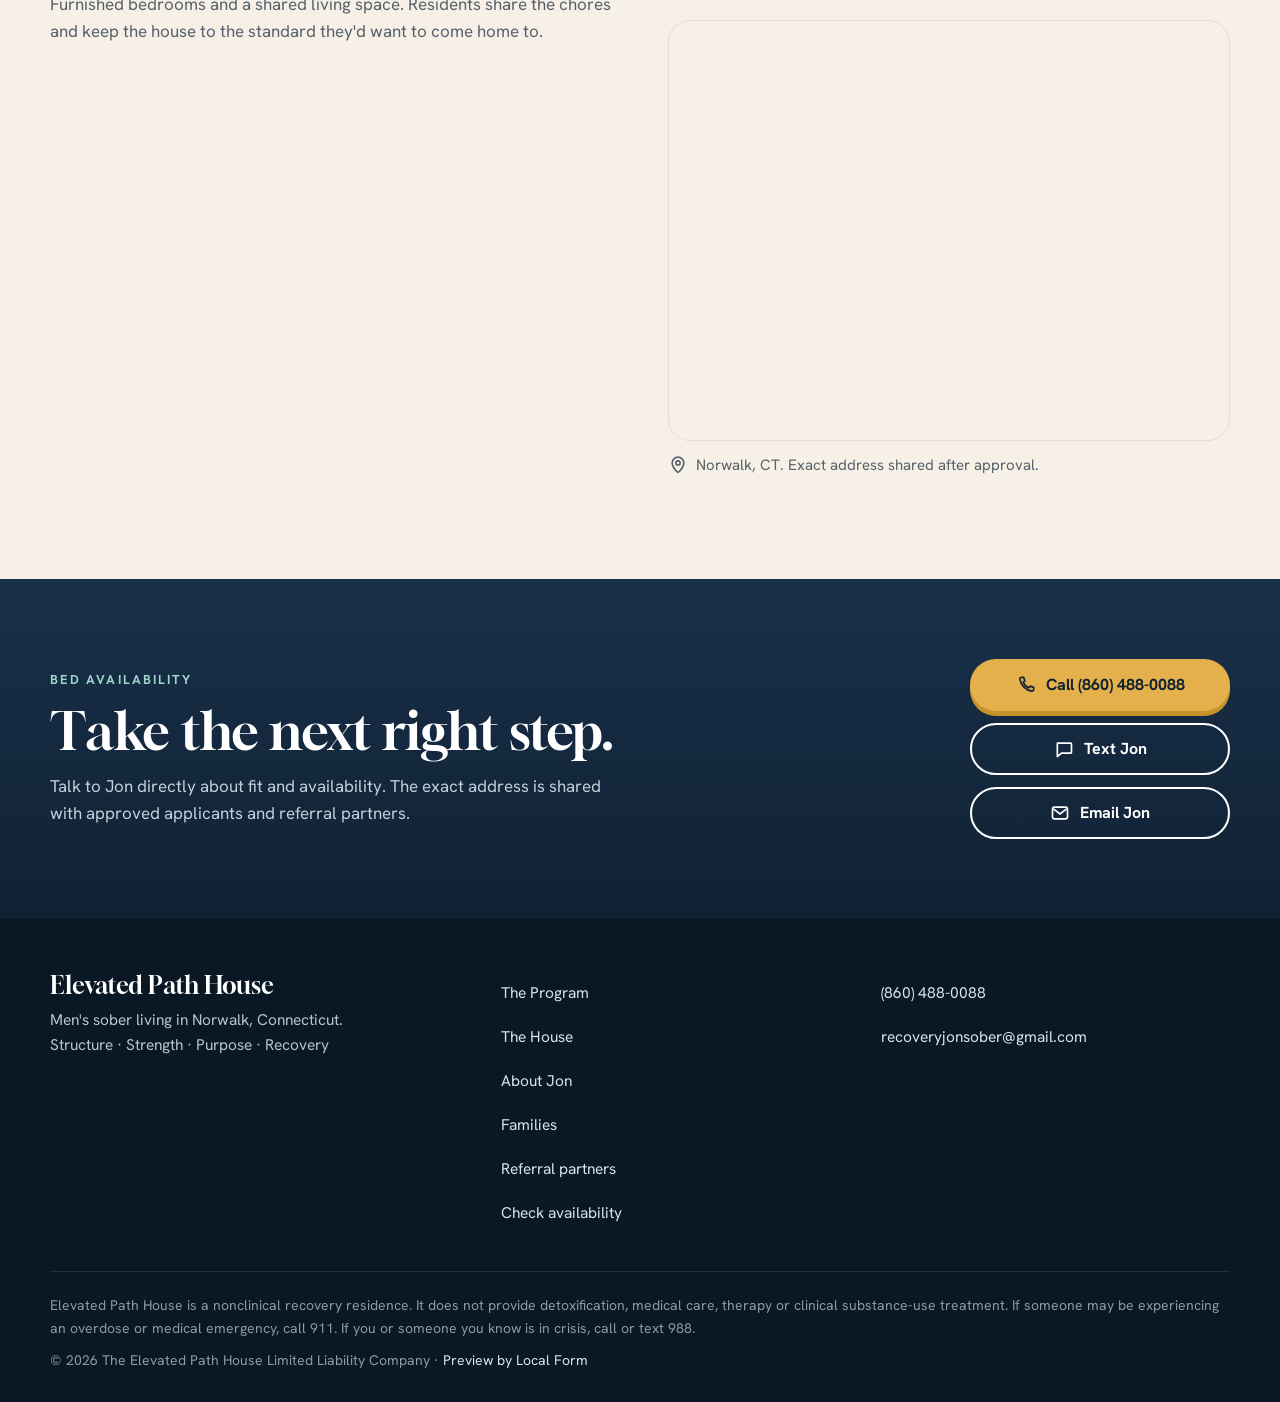
<file: house.html>
<!doctype html>
<html lang="en"><head><meta charset="utf-8"><meta name="viewport" content="width=device-width, initial-scale=1">
<meta name="robots" content="noindex"><title>The House | Elevated Path House, Norwalk CT</title><meta name="description" content="A private residential sober home in Norwalk, Connecticut, with furnished bedrooms and shared living space, near work, outpatient care and meetings.">
<meta name="theme-color" content="#102133"><link rel="icon" href="assets/favicon.svg" type="image/svg+xml">
<meta property="og:type" content="website"><meta property="og:url" content="https://preview.localform.online/elevated-path-house-preview/house.html"><meta property="og:title" content="The House | Elevated Path House, Norwalk CT"><meta property="og:description" content="A private residential sober home in Norwalk, Connecticut, with furnished bedrooms and shared living space, near work, outpatient care and meetings."><meta property="og:image" content="https://preview.localform.online/elevated-path-house-preview/assets/og.jpg"><meta name="twitter:card" content="summary_large_image">
<link rel="preload" href="assets/gloock-400.woff2" as="font" type="font/woff2" crossorigin>
<link rel="stylesheet" href="styles.css?v=18"><style>.site-foot nav{gap:0}.site-foot nav a,.foot-contact a{display:flex;align-items:center;min-height:44px}.foot-legal a,.topbar a{padding-block:12px;margin-block:-12px}</style><noscript><style>[data-reveal]{opacity:1;transform:none}</style></noscript><script src="app.js?v=18" defer></script>
<script type="application/ld+json">{"@context": "https://schema.org", "@type": "LocalBusiness", "name": "Elevated Path House", "legalName": "The Elevated Path House Limited Liability Company", "description": "Men's nonclinical sober living and recovery residence in Norwalk, Connecticut.", "telephone": "+1-860-488-0088", "email": "recoveryjonsober@gmail.com", "address": {"@type": "PostalAddress", "addressLocality": "Norwalk", "addressRegion": "CT", "addressCountry": "US"}, "areaServed": ["Norwalk, Connecticut", "Fairfield County, Connecticut"], "founder": {"@type": "Person", "name": "Jonathan Mendonca"}}</script></head>
<body data-page="house.html"><svg width="0" height="0" style="position:absolute" aria-hidden="true">
<symbol id="i-phone" viewBox="0 0 24 24"><path d="M6.6 2.8h2.6l1.4 4.3-2 1.5a12 12 0 0 0 6.8 6.8l1.5-2 4.3 1.4v2.6a2 2 0 0 1-2.2 2A17.5 17.5 0 0 1 4.6 5a2 2 0 0 1 2-2.2z" fill="none" stroke="currentColor" stroke-width="2" stroke-linejoin="round"/></symbol>
<symbol id="i-text" viewBox="0 0 24 24"><path d="M4 5h16a1 1 0 0 1 1 1v10a1 1 0 0 1-1 1H9l-5 4V6a1 1 0 0 1 1-1z" fill="none" stroke="currentColor" stroke-width="2" stroke-linejoin="round"/></symbol>
<symbol id="i-mail" viewBox="0 0 24 24"><rect x="3" y="5" width="18" height="14" rx="2.5" fill="none" stroke="currentColor" stroke-width="2"/><path d="m4 7 8 6 8-6" fill="none" stroke="currentColor" stroke-width="2"/></symbol>
<symbol id="i-arrow" viewBox="0 0 24 24"><path d="M5 12h14m-5-6 6 6-6 6" fill="none" stroke="currentColor" stroke-width="2.2" stroke-linecap="round" stroke-linejoin="round"/></symbol>
<symbol id="i-check" viewBox="0 0 24 24"><path d="m5 12.5 4.5 4.5L19 7.5" fill="none" stroke="currentColor" stroke-width="2.4" stroke-linecap="round" stroke-linejoin="round"/></symbol>
<symbol id="i-x" viewBox="0 0 24 24"><path d="M6 6l12 12M18 6 6 18" fill="none" stroke="currentColor" stroke-width="2.4" stroke-linecap="round"/></symbol>
<symbol id="i-menu" viewBox="0 0 24 24"><path d="M4 7h16M4 12h16M4 17h16" fill="none" stroke="currentColor" stroke-width="2.2" stroke-linecap="round"/></symbol>
<symbol id="i-pin" viewBox="0 0 24 24"><path d="M12 21s7-6.2 7-11.5A7 7 0 0 0 5 9.5C5 14.8 12 21 12 21z" fill="none" stroke="currentColor" stroke-width="2"/><circle cx="12" cy="9.5" r="2.5" fill="none" stroke="currentColor" stroke-width="2"/></symbol>
</svg>
<div class="topbar">Concept preview by <a href="https://localform.online">Local Form</a>. Not Elevated Path's real site.</div>
<header class="site-head"><div class="wrap head-row">
  <a class="logo" href="index.html" aria-label="Elevated Path House home"><span class="mono">EP</span><span class="logo-t"><b>Elevated Path House</b><small>Men's sober living · Norwalk, CT</small></span></a>
  <nav class="nav" id="nav" aria-label="Main"><a href="program.html">The Program</a><a href="house.html" aria-current=page>The House</a><a href="about.html">About Jon</a><a href="families.html">Families</a><a href="referrals.html">Referral partners</a><a class="nav-apply" href="apply.html">Check availability</a></nav>
  <a class="head-call" href="tel:+18604880088"><svg class="ico"><use href="#i-phone"/></svg><span>Call</span></a>
  <button class="menu-btn" aria-label="Menu" aria-expanded="false" aria-controls="nav"><svg class="ico"><use href="#i-menu"/></svg></button>
</div></header>
<main id="main"><section class="page-hero"><div class="wrap"><svg class="steps" viewBox="0 0 168 48" aria-hidden="true"><path d="M2 46h40V34h40V22h40V10h34"/><circle cx="160" cy="10" r="5"/></svg><p class="eyebrow light">The house</p><h1>A welcoming place to rebuild.</h1><p class="lead">A private residential home in Norwalk, Connecticut. The exact address is shared with approved applicants and referral partners.</p></div></section>
<section class="section"><div class="wrap gallery">
  <figure class="g-wide" data-reveal><img src="assets/home-exterior.webp" width="1600" height="1200" alt="The front of Elevated Path House in the evening"><figcaption>A private home on a residential street</figcaption></figure>
  <figure data-reveal><img src="assets/bedroom.webp" width="1050" height="1400" alt="A clean, furnished shared bedroom" loading="lazy"><figcaption>Furnished bedrooms</figcaption></figure>
</div></section>

<section class="section alt"><div class="wrap two-col">
  <div data-reveal><p class="eyebrow">Inside</p><h2>Calm, orderly, and kept that way.</h2><p>Furnished bedrooms and a shared living space. Residents share the chores and keep the house to the standard they'd want to come home to.</p></div>
  <div data-reveal><p class="eyebrow">Location</p><h2>Close to what recovery needs.</h2><p>In Fairfield County, near employment, outpatient care, recovery meetings and the Connecticut shoreline.</p>
    <div class="map" data-reveal><iframe title="Norwalk, Connecticut" src="https://www.google.com/maps/embed?origin=mfe&pb=!1m3!2m1!1sNorwalk+CT+06850!6i12" loading="lazy" referrerpolicy="no-referrer-when-downgrade"></iframe></div>
    <p class="map-note"><svg class="ico"><use href="#i-pin"/></svg>Norwalk, CT. Exact address shared after approval.</p></div>
</div></section></main>
<section class="cta-band"><div class="wrap cta-in">
  <div data-reveal><p class="eyebrow light">Bed availability</p><h2>Take the next right step.</h2><p>Talk to Jon directly about fit and availability. The exact address is shared with approved applicants and referral partners.</p></div>
  <div class="cta-acts" data-reveal><a class="btn primary" href="tel:+18604880088"><svg class="ico"><use href="#i-phone"/></svg><span>Call (860) 488-0088</span></a><a class="btn outline" href="sms:+18604880088"><svg class="ico"><use href="#i-text"/></svg><span>Text Jon</span></a><a class="btn outline" href="mailto:recoveryjonsober@gmail.com?subject=Elevated%20Path%20House%20inquiry"><svg class="ico"><use href="#i-mail"/></svg><span>Email Jon</span></a></div>
</div></section>
<footer class="site-foot"><div class="wrap foot-grid">
  <div><p class="foot-name">Elevated Path House</p><p>Men's sober living in Norwalk, Connecticut.<br>Structure · Strength · Purpose · Recovery</p></div>
  <nav aria-label="Footer"><a href="program.html">The Program</a><a href="house.html">The House</a><a href="about.html">About Jon</a><a href="families.html">Families</a><a href="referrals.html">Referral partners</a><a href="apply.html">Check availability</a></nav>
  <div class="foot-contact"><a href="tel:+18604880088">(860) 488-0088</a><a href="mailto:recoveryjonsober@gmail.com">recoveryjonsober@gmail.com</a></div>
</div><div class="wrap foot-legal">
  <p>Elevated Path House is a nonclinical recovery residence. It does not provide detoxification, medical care, therapy or clinical substance-use treatment. If someone may be experiencing an overdose or medical emergency, call 911. If you or someone you know is in crisis, call or text 988.</p>
  <p>© 2026 The Elevated Path House Limited Liability Company · <a href="https://localform.online">Preview by Local Form</a></p>
</div></footer>
<script>/* lf-open: counts a tagged preview link being opened (?r=). No cookies. Local Form */(function(){try{var r=new URLSearchParams(location.search).get('r');if(!r||!navigator.sendBeacon||sessionStorage.getItem('lf-open'))return;sessionStorage.setItem('lf-open','1');navigator.sendBeacon('https://localform.online/api/open',JSON.stringify({r:r,s:location.pathname.split('/')[1]||location.hostname,d:matchMedia('(pointer:coarse)').matches?'phone':'desktop'}))}catch(e){}})();</script>
</body></html>
</file>
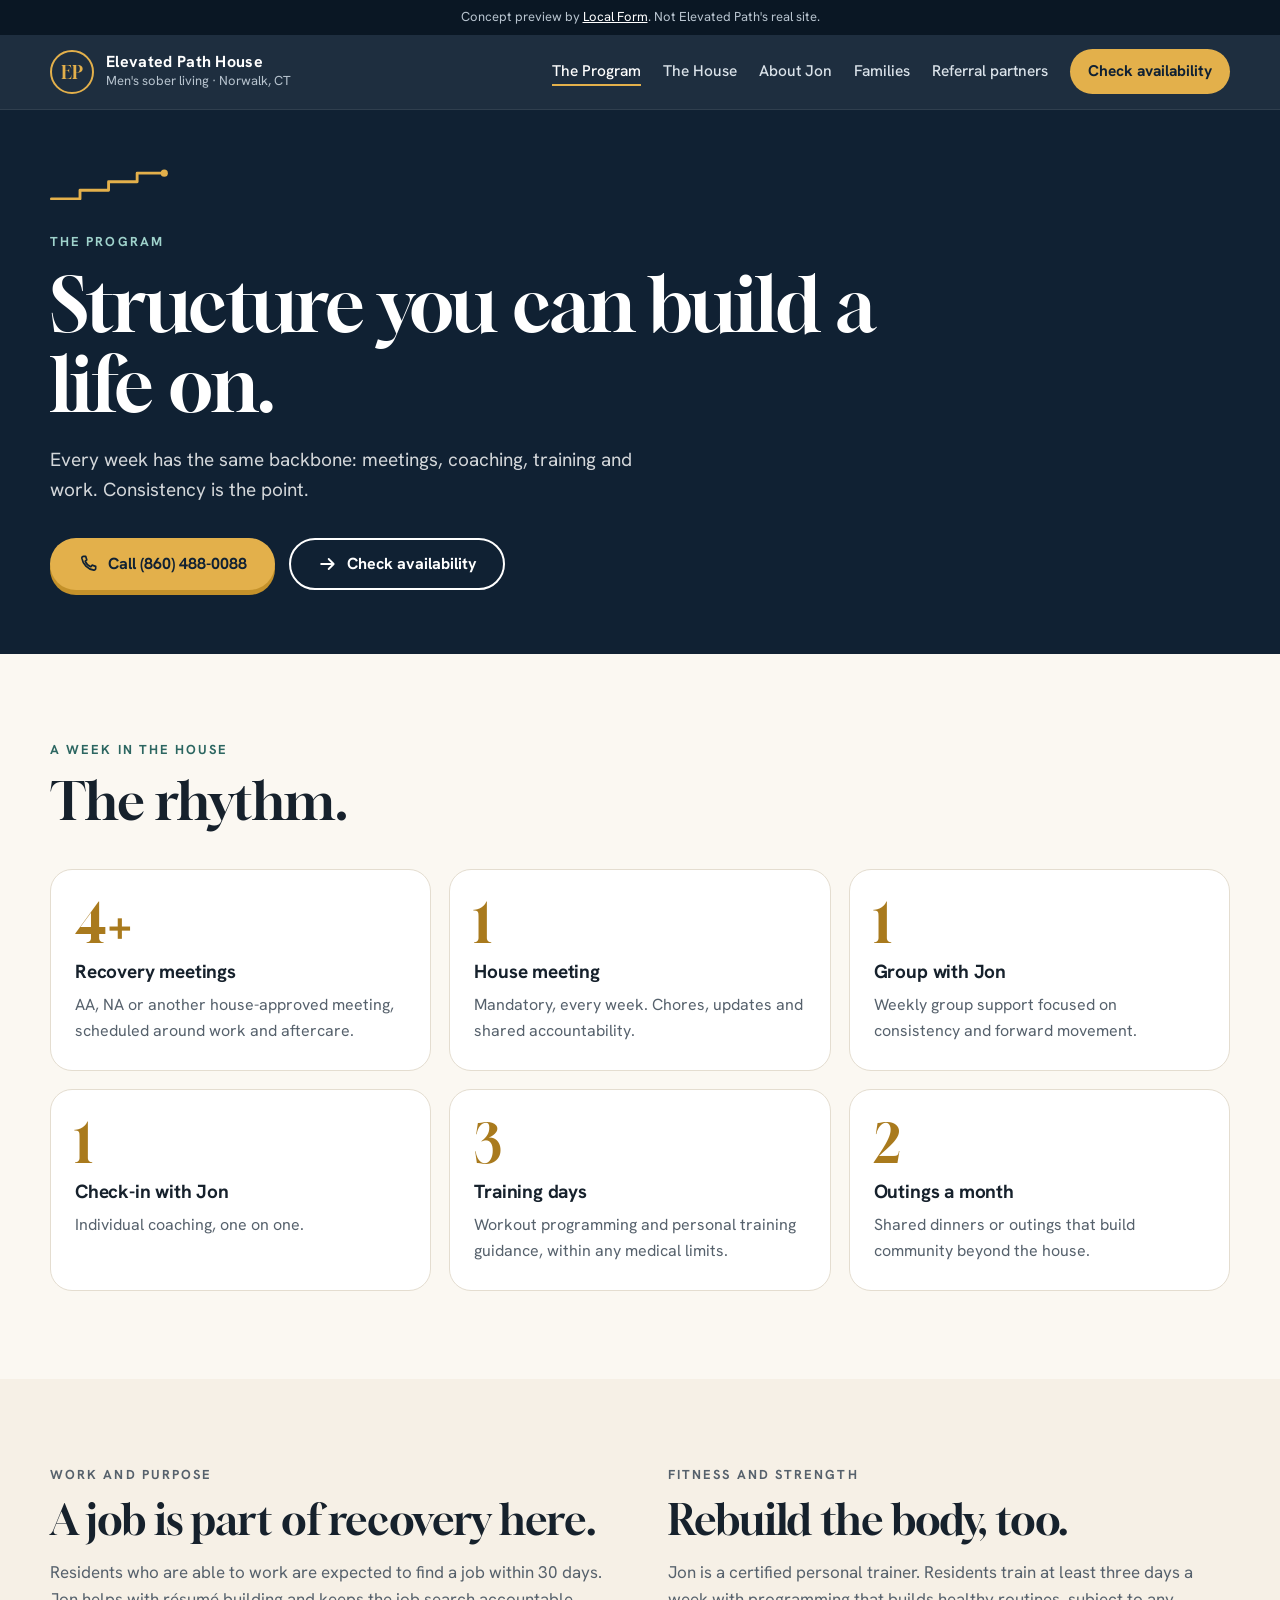
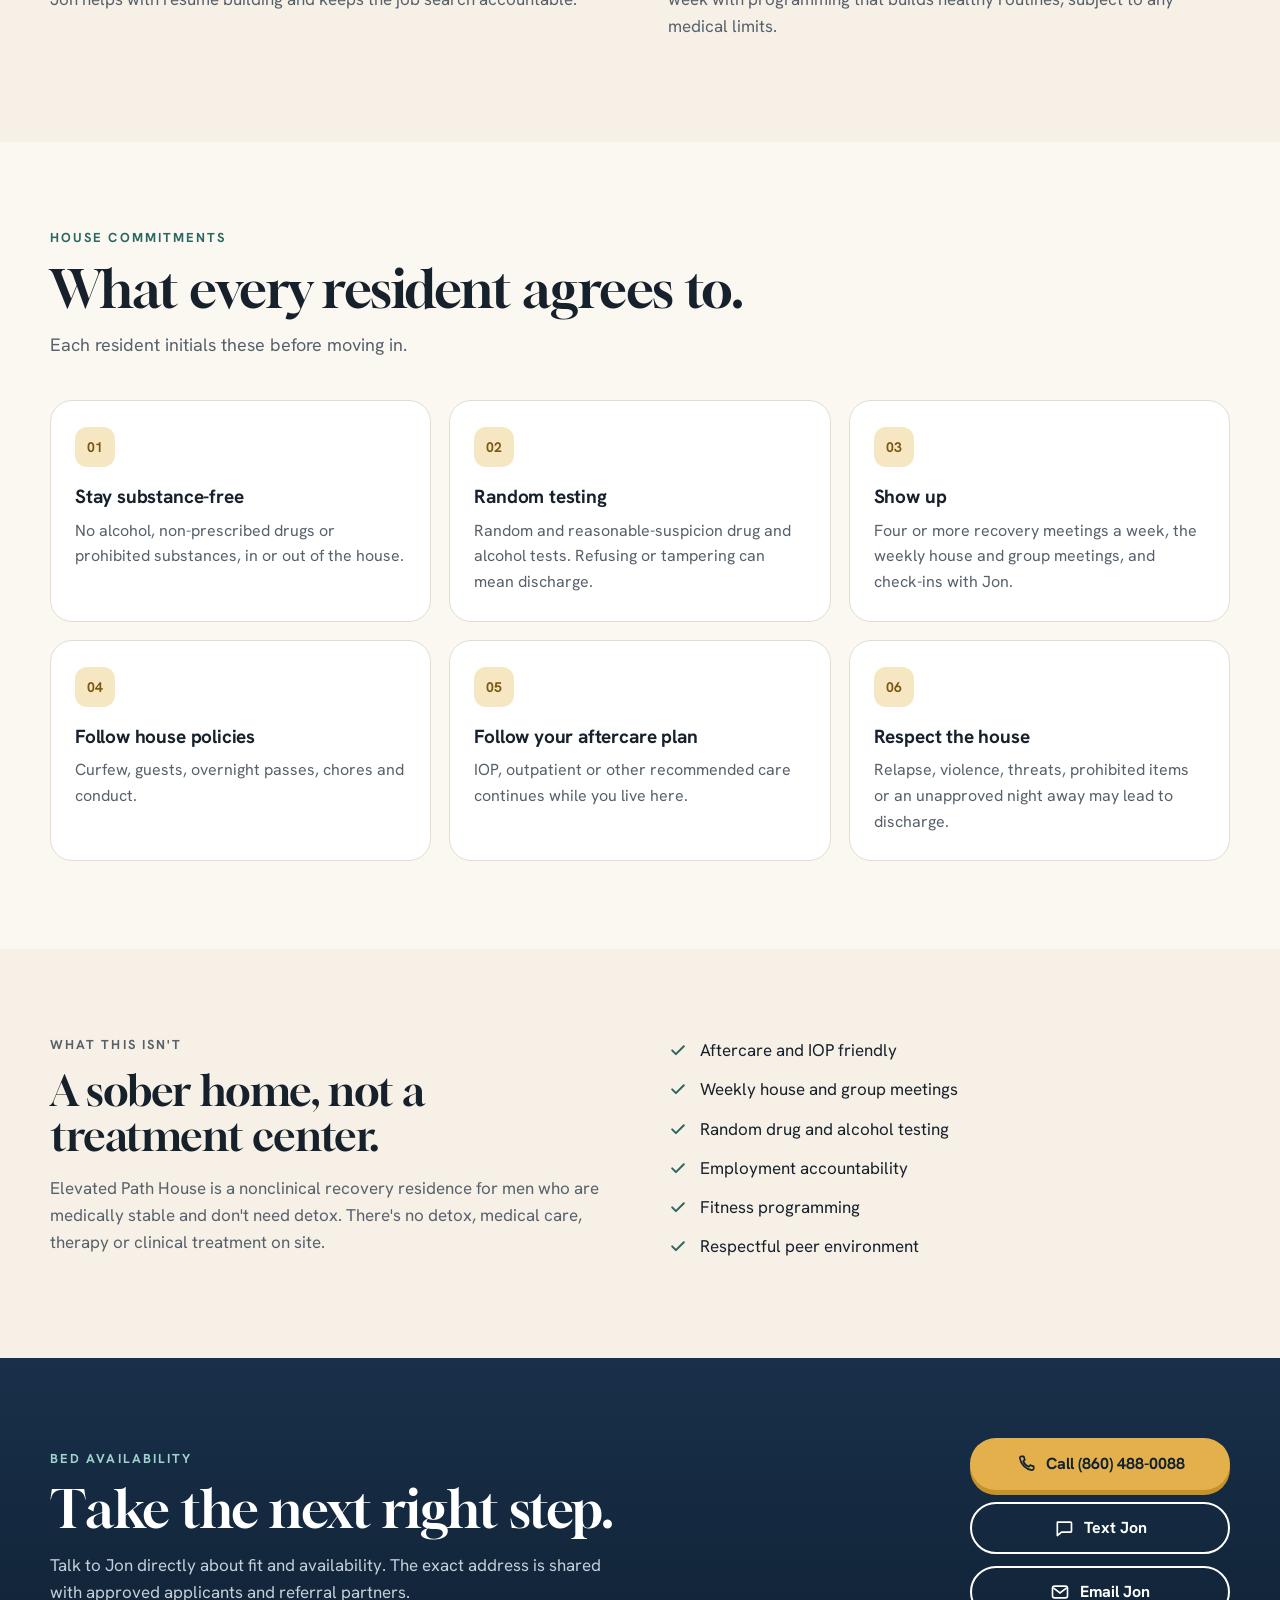
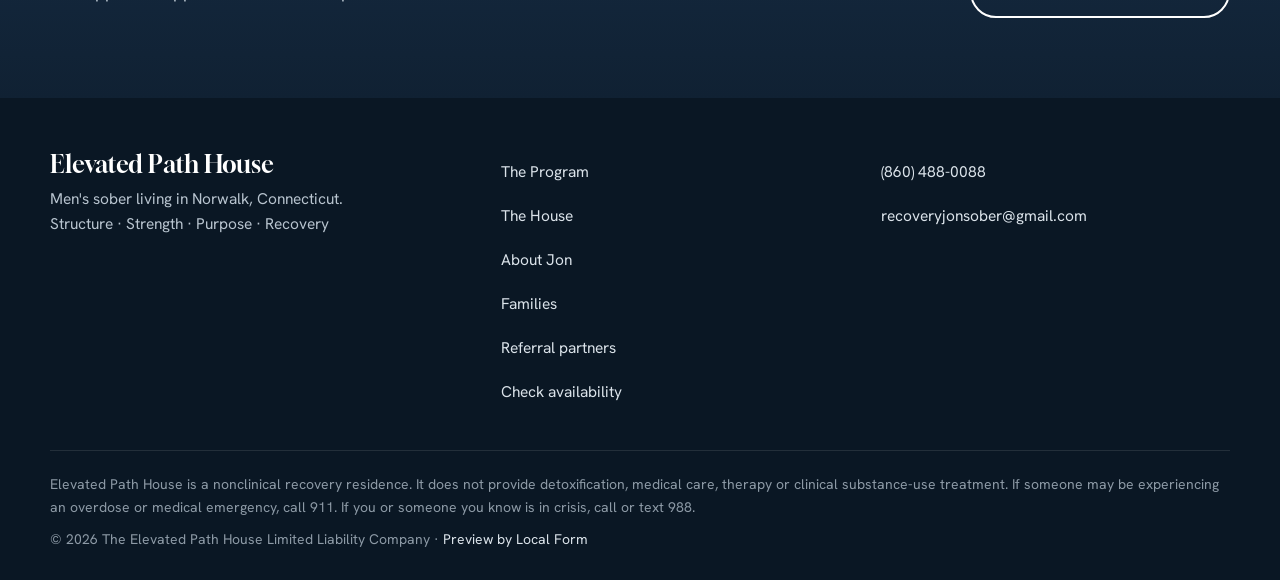
<file: program.html>
<!doctype html>
<html lang="en"><head><meta charset="utf-8"><meta name="viewport" content="width=device-width, initial-scale=1">
<meta name="robots" content="noindex"><title>The Program | Elevated Path House, Norwalk CT</title><meta name="description" content="What a week at Elevated Path House looks like: meetings, coaching with Recovery Jon, fitness, work and house commitments.">
<meta name="theme-color" content="#102133"><link rel="icon" href="assets/favicon.svg" type="image/svg+xml">
<meta property="og:type" content="website"><meta property="og:url" content="https://preview.localform.online/elevated-path-house-preview/program.html"><meta property="og:title" content="The Program | Elevated Path House, Norwalk CT"><meta property="og:description" content="What a week at Elevated Path House looks like: meetings, coaching with Recovery Jon, fitness, work and house commitments."><meta property="og:image" content="https://preview.localform.online/elevated-path-house-preview/assets/og.jpg"><meta name="twitter:card" content="summary_large_image">
<link rel="preload" href="assets/gloock-400.woff2" as="font" type="font/woff2" crossorigin>
<link rel="stylesheet" href="styles.css?v=18"><style>.site-foot nav{gap:0}.site-foot nav a,.foot-contact a{display:flex;align-items:center;min-height:44px}.foot-legal a,.topbar a{padding-block:12px;margin-block:-12px}</style><noscript><style>[data-reveal]{opacity:1;transform:none}</style></noscript><script src="app.js?v=18" defer></script>
<script type="application/ld+json">{"@context": "https://schema.org", "@type": "LocalBusiness", "name": "Elevated Path House", "legalName": "The Elevated Path House Limited Liability Company", "description": "Men's nonclinical sober living and recovery residence in Norwalk, Connecticut.", "telephone": "+1-860-488-0088", "email": "recoveryjonsober@gmail.com", "address": {"@type": "PostalAddress", "addressLocality": "Norwalk", "addressRegion": "CT", "addressCountry": "US"}, "areaServed": ["Norwalk, Connecticut", "Fairfield County, Connecticut"], "founder": {"@type": "Person", "name": "Jonathan Mendonca"}}</script></head>
<body data-page="program.html"><svg width="0" height="0" style="position:absolute" aria-hidden="true">
<symbol id="i-phone" viewBox="0 0 24 24"><path d="M6.6 2.8h2.6l1.4 4.3-2 1.5a12 12 0 0 0 6.8 6.8l1.5-2 4.3 1.4v2.6a2 2 0 0 1-2.2 2A17.5 17.5 0 0 1 4.6 5a2 2 0 0 1 2-2.2z" fill="none" stroke="currentColor" stroke-width="2" stroke-linejoin="round"/></symbol>
<symbol id="i-text" viewBox="0 0 24 24"><path d="M4 5h16a1 1 0 0 1 1 1v10a1 1 0 0 1-1 1H9l-5 4V6a1 1 0 0 1 1-1z" fill="none" stroke="currentColor" stroke-width="2" stroke-linejoin="round"/></symbol>
<symbol id="i-mail" viewBox="0 0 24 24"><rect x="3" y="5" width="18" height="14" rx="2.5" fill="none" stroke="currentColor" stroke-width="2"/><path d="m4 7 8 6 8-6" fill="none" stroke="currentColor" stroke-width="2"/></symbol>
<symbol id="i-arrow" viewBox="0 0 24 24"><path d="M5 12h14m-5-6 6 6-6 6" fill="none" stroke="currentColor" stroke-width="2.2" stroke-linecap="round" stroke-linejoin="round"/></symbol>
<symbol id="i-check" viewBox="0 0 24 24"><path d="m5 12.5 4.5 4.5L19 7.5" fill="none" stroke="currentColor" stroke-width="2.4" stroke-linecap="round" stroke-linejoin="round"/></symbol>
<symbol id="i-x" viewBox="0 0 24 24"><path d="M6 6l12 12M18 6 6 18" fill="none" stroke="currentColor" stroke-width="2.4" stroke-linecap="round"/></symbol>
<symbol id="i-menu" viewBox="0 0 24 24"><path d="M4 7h16M4 12h16M4 17h16" fill="none" stroke="currentColor" stroke-width="2.2" stroke-linecap="round"/></symbol>
<symbol id="i-pin" viewBox="0 0 24 24"><path d="M12 21s7-6.2 7-11.5A7 7 0 0 0 5 9.5C5 14.8 12 21 12 21z" fill="none" stroke="currentColor" stroke-width="2"/><circle cx="12" cy="9.5" r="2.5" fill="none" stroke="currentColor" stroke-width="2"/></symbol>
</svg>
<div class="topbar">Concept preview by <a href="https://localform.online">Local Form</a>. Not Elevated Path's real site.</div>
<header class="site-head"><div class="wrap head-row">
  <a class="logo" href="index.html" aria-label="Elevated Path House home"><span class="mono">EP</span><span class="logo-t"><b>Elevated Path House</b><small>Men's sober living · Norwalk, CT</small></span></a>
  <nav class="nav" id="nav" aria-label="Main"><a href="program.html" aria-current=page>The Program</a><a href="house.html">The House</a><a href="about.html">About Jon</a><a href="families.html">Families</a><a href="referrals.html">Referral partners</a><a class="nav-apply" href="apply.html">Check availability</a></nav>
  <a class="head-call" href="tel:+18604880088"><svg class="ico"><use href="#i-phone"/></svg><span>Call</span></a>
  <button class="menu-btn" aria-label="Menu" aria-expanded="false" aria-controls="nav"><svg class="ico"><use href="#i-menu"/></svg></button>
</div></header>
<main id="main"><section class="page-hero"><div class="wrap"><svg class="steps" viewBox="0 0 168 48" aria-hidden="true"><path d="M2 46h40V34h40V22h40V10h34"/><circle cx="160" cy="10" r="5"/></svg><p class="eyebrow light">The program</p><h1>Structure you can build a life on.</h1><p class="lead">Every week has the same backbone: meetings, coaching, training and work. Consistency is the point.</p><div class="hero-acts"><a class="btn primary" href="tel:+18604880088"><svg class="ico"><use href="#i-phone"/></svg><span>Call (860) 488-0088</span></a><a class="btn outline" href="apply.html"><svg class="ico"><use href="#i-arrow"/></svg><span>Check availability</span></a></div></div></section>
<section class="section"><div class="wrap">
  <div class="sec-head" data-reveal><p class="eyebrow">A week in the house</p><h2>The rhythm.</h2></div>
  <div class="week">
    <div class="week-item" data-reveal><b>4<i class="pl">+</i></b><h3>Recovery meetings</h3><p>AA, NA or another house-approved meeting, scheduled around work and aftercare.</p></div>
    <div class="week-item" data-reveal><b>1</b><h3>House meeting</h3><p>Mandatory, every week. Chores, updates and shared accountability.</p></div>
    <div class="week-item" data-reveal><b>1</b><h3>Group with Jon</h3><p>Weekly group support focused on consistency and forward movement.</p></div>
    <div class="week-item" data-reveal><b>1</b><h3>Check-in with Jon</h3><p>Individual coaching, one on one.</p></div>
    <div class="week-item" data-reveal><b>3</b><h3>Training days</h3><p>Workout programming and personal training guidance, within any medical limits.</p></div>
    <div class="week-item" data-reveal><b>2</b><h3>Outings a month</h3><p>Shared dinners or outings that build community beyond the house.</p></div>
  </div>
</div></section>

<section class="section alt"><div class="wrap two-col">
  <div data-reveal><p class="eyebrow">Work and purpose</p><h2>A job is part of recovery here.</h2><p>Residents who are able to work are expected to find a job within 30 days. Jon helps with résumé building and keeps the job search accountable.</p></div>
  <div data-reveal><p class="eyebrow">Fitness and strength</p><h2>Rebuild the body, too.</h2><p>Jon is a certified personal trainer. Residents train at least three days a week with programming that builds healthy routines, subject to any medical limits.</p></div>
</div></section>

<section class="section"><div class="wrap">
  <div class="sec-head" data-reveal><p class="eyebrow">House commitments</p><h2>What every resident agrees to.</h2><p>Each resident initials these before moving in.</p></div>
  <div class="card-grid"><article class="card" data-reveal><span class="num">01</span><h3>Stay substance-free</h3><p>No alcohol, non-prescribed drugs or prohibited substances, in or out of the house.</p></article><article class="card" data-reveal><span class="num">02</span><h3>Random testing</h3><p>Random and reasonable-suspicion drug and alcohol tests. Refusing or tampering can mean discharge.</p></article><article class="card" data-reveal><span class="num">03</span><h3>Show up</h3><p>Four or more recovery meetings a week, the weekly house and group meetings, and check-ins with Jon.</p></article><article class="card" data-reveal><span class="num">04</span><h3>Follow house policies</h3><p>Curfew, guests, overnight passes, chores and conduct.</p></article><article class="card" data-reveal><span class="num">05</span><h3>Follow your aftercare plan</h3><p>IOP, outpatient or other recommended care continues while you live here.</p></article><article class="card" data-reveal><span class="num">06</span><h3>Respect the house</h3><p>Relapse, violence, threats, prohibited items or an unapproved night away may lead to discharge.</p></article></div>
</div></section>

<section class="section alt"><div class="wrap two-col">
  <div data-reveal><p class="eyebrow">What this isn't</p><h2>A sober home, not a treatment center.</h2><p>Elevated Path House is a nonclinical recovery residence for men who are medically stable and don't need detox. There's no detox, medical care, therapy or clinical treatment on site.</p></div>
  <div data-reveal><ul class="checks"><li data-reveal><svg class="ico"><use href="#i-check"/></svg><span>Aftercare and IOP friendly</span></li><li data-reveal><svg class="ico"><use href="#i-check"/></svg><span>Weekly house and group meetings</span></li><li data-reveal><svg class="ico"><use href="#i-check"/></svg><span>Random drug and alcohol testing</span></li><li data-reveal><svg class="ico"><use href="#i-check"/></svg><span>Employment accountability</span></li><li data-reveal><svg class="ico"><use href="#i-check"/></svg><span>Fitness programming</span></li><li data-reveal><svg class="ico"><use href="#i-check"/></svg><span>Respectful peer environment</span></li></ul></div>
</div></section></main>
<section class="cta-band"><div class="wrap cta-in">
  <div data-reveal><p class="eyebrow light">Bed availability</p><h2>Take the next right step.</h2><p>Talk to Jon directly about fit and availability. The exact address is shared with approved applicants and referral partners.</p></div>
  <div class="cta-acts" data-reveal><a class="btn primary" href="tel:+18604880088"><svg class="ico"><use href="#i-phone"/></svg><span>Call (860) 488-0088</span></a><a class="btn outline" href="sms:+18604880088"><svg class="ico"><use href="#i-text"/></svg><span>Text Jon</span></a><a class="btn outline" href="mailto:recoveryjonsober@gmail.com?subject=Elevated%20Path%20House%20inquiry"><svg class="ico"><use href="#i-mail"/></svg><span>Email Jon</span></a></div>
</div></section>
<footer class="site-foot"><div class="wrap foot-grid">
  <div><p class="foot-name">Elevated Path House</p><p>Men's sober living in Norwalk, Connecticut.<br>Structure · Strength · Purpose · Recovery</p></div>
  <nav aria-label="Footer"><a href="program.html">The Program</a><a href="house.html">The House</a><a href="about.html">About Jon</a><a href="families.html">Families</a><a href="referrals.html">Referral partners</a><a href="apply.html">Check availability</a></nav>
  <div class="foot-contact"><a href="tel:+18604880088">(860) 488-0088</a><a href="mailto:recoveryjonsober@gmail.com">recoveryjonsober@gmail.com</a></div>
</div><div class="wrap foot-legal">
  <p>Elevated Path House is a nonclinical recovery residence. It does not provide detoxification, medical care, therapy or clinical substance-use treatment. If someone may be experiencing an overdose or medical emergency, call 911. If you or someone you know is in crisis, call or text 988.</p>
  <p>© 2026 The Elevated Path House Limited Liability Company · <a href="https://localform.online">Preview by Local Form</a></p>
</div></footer>
<script>/* lf-open: counts a tagged preview link being opened (?r=). No cookies. Local Form */(function(){try{var r=new URLSearchParams(location.search).get('r');if(!r||!navigator.sendBeacon||sessionStorage.getItem('lf-open'))return;sessionStorage.setItem('lf-open','1');navigator.sendBeacon('https://localform.online/api/open',JSON.stringify({r:r,s:location.pathname.split('/')[1]||location.hostname,d:matchMedia('(pointer:coarse)').matches?'phone':'desktop'}))}catch(e){}})();</script>
</body></html>
</file>
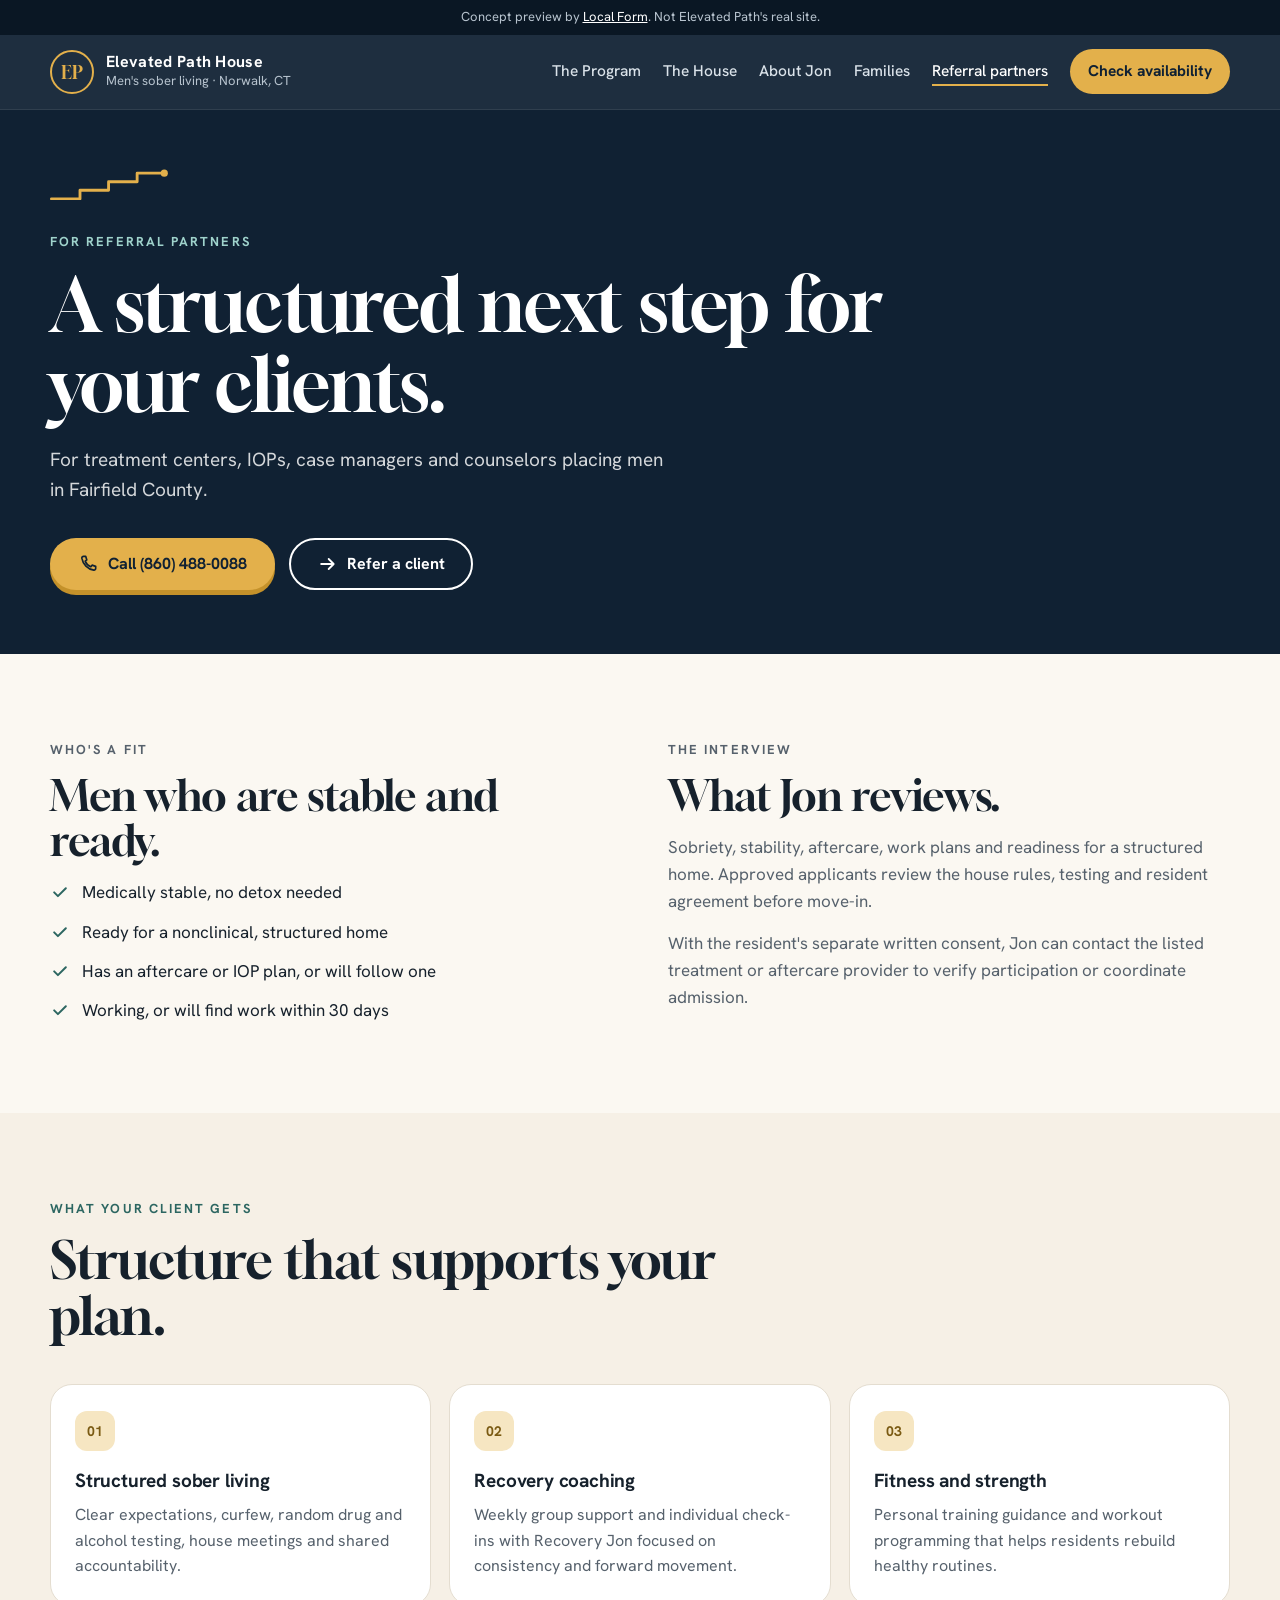
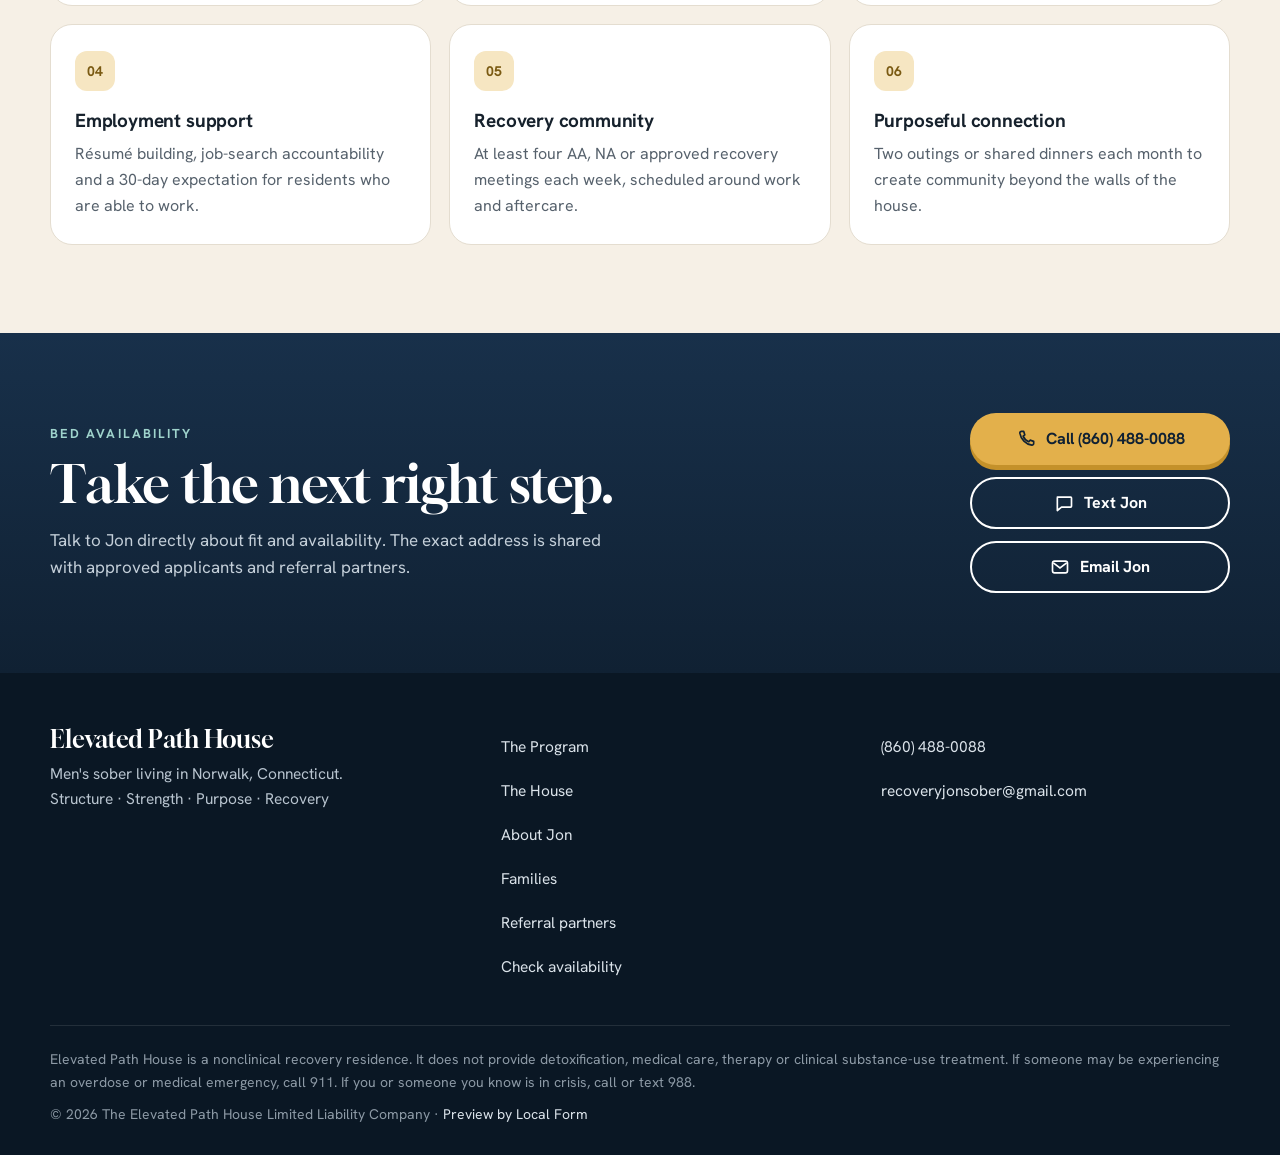
<file: referrals.html>
<!doctype html>
<html lang="en"><head><meta charset="utf-8"><meta name="viewport" content="width=device-width, initial-scale=1">
<meta name="robots" content="noindex"><title>For Referral Partners | Elevated Path House, Norwalk CT</title><meta name="description" content="For treatment centers, IOPs, case managers and counselors: who's a fit for Elevated Path House and how to refer a client.">
<meta name="theme-color" content="#102133"><link rel="icon" href="assets/favicon.svg" type="image/svg+xml">
<meta property="og:type" content="website"><meta property="og:url" content="https://preview.localform.online/elevated-path-house-preview/referrals.html"><meta property="og:title" content="For Referral Partners | Elevated Path House, Norwalk CT"><meta property="og:description" content="For treatment centers, IOPs, case managers and counselors: who's a fit for Elevated Path House and how to refer a client."><meta property="og:image" content="https://preview.localform.online/elevated-path-house-preview/assets/og.jpg"><meta name="twitter:card" content="summary_large_image">
<link rel="preload" href="assets/gloock-400.woff2" as="font" type="font/woff2" crossorigin>
<link rel="stylesheet" href="styles.css?v=18"><style>.site-foot nav{gap:0}.site-foot nav a,.foot-contact a{display:flex;align-items:center;min-height:44px}.foot-legal a,.topbar a{padding-block:12px;margin-block:-12px}</style><noscript><style>[data-reveal]{opacity:1;transform:none}</style></noscript><script src="app.js?v=18" defer></script>
<script type="application/ld+json">{"@context": "https://schema.org", "@type": "LocalBusiness", "name": "Elevated Path House", "legalName": "The Elevated Path House Limited Liability Company", "description": "Men's nonclinical sober living and recovery residence in Norwalk, Connecticut.", "telephone": "+1-860-488-0088", "email": "recoveryjonsober@gmail.com", "address": {"@type": "PostalAddress", "addressLocality": "Norwalk", "addressRegion": "CT", "addressCountry": "US"}, "areaServed": ["Norwalk, Connecticut", "Fairfield County, Connecticut"], "founder": {"@type": "Person", "name": "Jonathan Mendonca"}}</script></head>
<body data-page="referrals.html"><svg width="0" height="0" style="position:absolute" aria-hidden="true">
<symbol id="i-phone" viewBox="0 0 24 24"><path d="M6.6 2.8h2.6l1.4 4.3-2 1.5a12 12 0 0 0 6.8 6.8l1.5-2 4.3 1.4v2.6a2 2 0 0 1-2.2 2A17.5 17.5 0 0 1 4.6 5a2 2 0 0 1 2-2.2z" fill="none" stroke="currentColor" stroke-width="2" stroke-linejoin="round"/></symbol>
<symbol id="i-text" viewBox="0 0 24 24"><path d="M4 5h16a1 1 0 0 1 1 1v10a1 1 0 0 1-1 1H9l-5 4V6a1 1 0 0 1 1-1z" fill="none" stroke="currentColor" stroke-width="2" stroke-linejoin="round"/></symbol>
<symbol id="i-mail" viewBox="0 0 24 24"><rect x="3" y="5" width="18" height="14" rx="2.5" fill="none" stroke="currentColor" stroke-width="2"/><path d="m4 7 8 6 8-6" fill="none" stroke="currentColor" stroke-width="2"/></symbol>
<symbol id="i-arrow" viewBox="0 0 24 24"><path d="M5 12h14m-5-6 6 6-6 6" fill="none" stroke="currentColor" stroke-width="2.2" stroke-linecap="round" stroke-linejoin="round"/></symbol>
<symbol id="i-check" viewBox="0 0 24 24"><path d="m5 12.5 4.5 4.5L19 7.5" fill="none" stroke="currentColor" stroke-width="2.4" stroke-linecap="round" stroke-linejoin="round"/></symbol>
<symbol id="i-x" viewBox="0 0 24 24"><path d="M6 6l12 12M18 6 6 18" fill="none" stroke="currentColor" stroke-width="2.4" stroke-linecap="round"/></symbol>
<symbol id="i-menu" viewBox="0 0 24 24"><path d="M4 7h16M4 12h16M4 17h16" fill="none" stroke="currentColor" stroke-width="2.2" stroke-linecap="round"/></symbol>
<symbol id="i-pin" viewBox="0 0 24 24"><path d="M12 21s7-6.2 7-11.5A7 7 0 0 0 5 9.5C5 14.8 12 21 12 21z" fill="none" stroke="currentColor" stroke-width="2"/><circle cx="12" cy="9.5" r="2.5" fill="none" stroke="currentColor" stroke-width="2"/></symbol>
</svg>
<div class="topbar">Concept preview by <a href="https://localform.online">Local Form</a>. Not Elevated Path's real site.</div>
<header class="site-head"><div class="wrap head-row">
  <a class="logo" href="index.html" aria-label="Elevated Path House home"><span class="mono">EP</span><span class="logo-t"><b>Elevated Path House</b><small>Men's sober living · Norwalk, CT</small></span></a>
  <nav class="nav" id="nav" aria-label="Main"><a href="program.html">The Program</a><a href="house.html">The House</a><a href="about.html">About Jon</a><a href="families.html">Families</a><a href="referrals.html" aria-current=page>Referral partners</a><a class="nav-apply" href="apply.html">Check availability</a></nav>
  <a class="head-call" href="tel:+18604880088"><svg class="ico"><use href="#i-phone"/></svg><span>Call</span></a>
  <button class="menu-btn" aria-label="Menu" aria-expanded="false" aria-controls="nav"><svg class="ico"><use href="#i-menu"/></svg></button>
</div></header>
<main id="main"><section class="page-hero"><div class="wrap"><svg class="steps" viewBox="0 0 168 48" aria-hidden="true"><path d="M2 46h40V34h40V22h40V10h34"/><circle cx="160" cy="10" r="5"/></svg><p class="eyebrow light">For referral partners</p><h1>A structured next step for your clients.</h1><p class="lead">For treatment centers, IOPs, case managers and counselors placing men in Fairfield County.</p><div class="hero-acts"><a class="btn primary" href="tel:+18604880088"><svg class="ico"><use href="#i-phone"/></svg><span>Call (860) 488-0088</span></a><a class="btn outline" href="apply.html?who=partner"><svg class="ico"><use href="#i-arrow"/></svg><span>Refer a client</span></a></div></div></section>
<section class="section"><div class="wrap two-col">
  <div data-reveal><p class="eyebrow">Who's a fit</p><h2>Men who are stable and ready.</h2><ul class="checks"><li data-reveal><svg class="ico"><use href="#i-check"/></svg><span>Medically stable, no detox needed</span></li><li data-reveal><svg class="ico"><use href="#i-check"/></svg><span>Ready for a nonclinical, structured home</span></li><li data-reveal><svg class="ico"><use href="#i-check"/></svg><span>Has an aftercare or IOP plan, or will follow one</span></li><li data-reveal><svg class="ico"><use href="#i-check"/></svg><span>Working, or will find work within 30 days</span></li></ul></div>
  <div data-reveal><p class="eyebrow">The interview</p><h2>What Jon reviews.</h2><p>Sobriety, stability, aftercare, work plans and readiness for a structured home. Approved applicants review the house rules, testing and resident agreement before move-in.</p>
    <p>With the resident's separate written consent, Jon can contact the listed treatment or aftercare provider to verify participation or coordinate admission.</p></div>
</div></section>

<section class="section alt"><div class="wrap">
  <div class="sec-head" data-reveal><p class="eyebrow">What your client gets</p><h2>Structure that supports your plan.</h2></div>
  <div class="card-grid"><article class="card" data-reveal><span class="num">01</span><h3>Structured sober living</h3><p>Clear expectations, curfew, random drug and alcohol testing, house meetings and shared accountability.</p></article><article class="card" data-reveal><span class="num">02</span><h3>Recovery coaching</h3><p>Weekly group support and individual check-ins with Recovery Jon focused on consistency and forward movement.</p></article><article class="card" data-reveal><span class="num">03</span><h3>Fitness and strength</h3><p>Personal training guidance and workout programming that helps residents rebuild healthy routines.</p></article><article class="card" data-reveal><span class="num">04</span><h3>Employment support</h3><p>Résumé building, job-search accountability and a 30-day expectation for residents who are able to work.</p></article><article class="card" data-reveal><span class="num">05</span><h3>Recovery community</h3><p>At least four AA, NA or approved recovery meetings each week, scheduled around work and aftercare.</p></article><article class="card" data-reveal><span class="num">06</span><h3>Purposeful connection</h3><p>Two outings or shared dinners each month to create community beyond the walls of the house.</p></article></div>
</div></section></main>
<section class="cta-band"><div class="wrap cta-in">
  <div data-reveal><p class="eyebrow light">Bed availability</p><h2>Take the next right step.</h2><p>Talk to Jon directly about fit and availability. The exact address is shared with approved applicants and referral partners.</p></div>
  <div class="cta-acts" data-reveal><a class="btn primary" href="tel:+18604880088"><svg class="ico"><use href="#i-phone"/></svg><span>Call (860) 488-0088</span></a><a class="btn outline" href="sms:+18604880088"><svg class="ico"><use href="#i-text"/></svg><span>Text Jon</span></a><a class="btn outline" href="mailto:recoveryjonsober@gmail.com?subject=Elevated%20Path%20House%20inquiry"><svg class="ico"><use href="#i-mail"/></svg><span>Email Jon</span></a></div>
</div></section>
<footer class="site-foot"><div class="wrap foot-grid">
  <div><p class="foot-name">Elevated Path House</p><p>Men's sober living in Norwalk, Connecticut.<br>Structure · Strength · Purpose · Recovery</p></div>
  <nav aria-label="Footer"><a href="program.html">The Program</a><a href="house.html">The House</a><a href="about.html">About Jon</a><a href="families.html">Families</a><a href="referrals.html">Referral partners</a><a href="apply.html">Check availability</a></nav>
  <div class="foot-contact"><a href="tel:+18604880088">(860) 488-0088</a><a href="mailto:recoveryjonsober@gmail.com">recoveryjonsober@gmail.com</a></div>
</div><div class="wrap foot-legal">
  <p>Elevated Path House is a nonclinical recovery residence. It does not provide detoxification, medical care, therapy or clinical substance-use treatment. If someone may be experiencing an overdose or medical emergency, call 911. If you or someone you know is in crisis, call or text 988.</p>
  <p>© 2026 The Elevated Path House Limited Liability Company · <a href="https://localform.online">Preview by Local Form</a></p>
</div></footer>
<script>/* lf-open: counts a tagged preview link being opened (?r=). No cookies. Local Form */(function(){try{var r=new URLSearchParams(location.search).get('r');if(!r||!navigator.sendBeacon||sessionStorage.getItem('lf-open'))return;sessionStorage.setItem('lf-open','1');navigator.sendBeacon('https://localform.online/api/open',JSON.stringify({r:r,s:location.pathname.split('/')[1]||location.hostname,d:matchMedia('(pointer:coarse)').matches?'phone':'desktop'}))}catch(e){}})();</script>
</body></html>
</file>
<file: styles.css>
@font-face{font-family:'Gloock';src:url(assets/gloock-400.woff2) format('woff2');font-weight:400;font-display:swap}
@font-face{font-family:'Hanken Grotesk';src:url(assets/hanken-grotesk-400.woff2) format('woff2');font-weight:400;font-display:swap}
@font-face{font-family:'Hanken Grotesk';src:url(assets/hanken-grotesk-500.woff2) format('woff2');font-weight:500;font-display:swap}
@font-face{font-family:'Hanken Grotesk';src:url(assets/hanken-grotesk-700.woff2) format('woff2');font-weight:700;font-display:swap}
:root{
  --navy:#102133;--navy-2:#18304a;--navy-3:#223f5e;--gold:#e3b04b;--gold-d:#c4912a;--gold-soft:#f6e6c2;
  --cream:#f6f0e6;--paper:#fbf8f2;--card:#fff;--ink:#16212c;--muted:#56616c;--line:#e4ddd0;--sea:#2c6661;--sea-l:#9fd3cc;
  --display:'Gloock',Georgia,serif;--body:'Hanken Grotesk',system-ui,sans-serif;
  --ease:cubic-bezier(.16,1,.3,1);--r:22px;--head:74px;
}
*{box-sizing:border-box}
[hidden]{display:none!important}
html{scroll-behavior:smooth;scroll-padding-top:var(--head);overflow-x:hidden;overflow-x:clip;overscroll-behavior-x:none;touch-action:manipulation;-webkit-text-size-adjust:100%;text-size-adjust:100%}
html.nav-open{overflow:hidden}
body{margin:0;overflow-x:clip;background:var(--paper);color:var(--ink);font:400 17px/1.6 var(--body);-webkit-font-smoothing:antialiased}
img{max-width:100%;display:block}
a{color:inherit}
h1,h2,h3{margin:0;font-weight:400;line-height:1.08;letter-spacing:-.01em}
h1,h2{font-family:var(--display)}
h1{font-size:clamp(48px,6.2vw,76px)}
h2{font-size:clamp(34px,4.4vw,52px)}
h3{font:700 19px/1.3 var(--body)}
p{margin:0}
.wrap{width:min(1180px,100% - 40px);margin-inline:auto}
.ico{width:20px;height:20px;flex:none}
.eyebrow{font:700 13px/1.3 var(--body);letter-spacing:.16em;text-transform:uppercase;color:var(--sea);margin-bottom:14px}
.eyebrow.light{color:var(--sea-l)}
.lead{font-size:19px;color:rgba(255,255,255,.82);max-width:620px;margin-top:20px}

/* buttons: pills with a press shadow */
.btn{display:inline-flex;align-items:center;justify-content:center;gap:10px;min-height:52px;padding:0 26px;border-radius:99px;font:700 16px/1 var(--body);text-decoration:none;border:2px solid transparent;transition:transform .2s var(--ease),box-shadow .2s var(--ease),background .2s,color .2s;cursor:pointer;white-space:nowrap}
.btn.primary{background:var(--gold);color:var(--navy);box-shadow:0 5px 0 var(--gold-d)}
.btn.primary:hover{transform:translateY(-1px);box-shadow:0 6px 0 var(--gold-d)}
.btn.primary:active{transform:translateY(4px);box-shadow:0 1px 0 var(--gold-d)}
.btn.outline{border-color:currentColor;color:#fff;background:transparent}
.btn.outline:hover{background:rgba(255,255,255,.08)}
.btn.outline:active{transform:translateY(2px)}
.btn.big{min-height:58px;font-size:17px;width:100%}

/* top bar + header */
.topbar{background:#0a1724;color:#b8c4cf;font-size:13px;text-align:center;padding:7px 16px}
.topbar a{color:#fff}
.site-head{position:sticky;top:0;z-index:30;background:rgba(16,33,51,.94);backdrop-filter:blur(10px);border-bottom:1px solid rgba(255,255,255,.08);color:#fff}
.head-row{display:flex;align-items:center;gap:20px;height:var(--head)}
.logo{display:flex;align-items:center;gap:12px;text-decoration:none;margin-right:auto;min-width:0}
.mono{width:44px;height:44px;border-radius:50%;border:2px solid var(--gold);display:grid;place-items:center;color:var(--gold);font:400 18px/1 var(--display);flex:none}
.logo-t{display:flex;flex-direction:column;min-width:0}
.logo-t b{font:700 16px/1.2 var(--body);letter-spacing:.02em;white-space:nowrap}
.logo-t small{font-size:13px;color:#b8c4cf;white-space:nowrap}
.nav{display:flex;align-items:center;gap:22px}
.nav a{text-decoration:none;font-weight:500;font-size:15.5px;color:#dbe3ea;transition:color .2s}
.nav a:hover,.nav a[aria-current]{color:#fff}
.nav a[aria-current]{box-shadow:0 2px 0 var(--gold)}
.nav-apply{background:var(--gold);color:var(--navy)!important;padding:10px 18px;border-radius:99px;font-weight:700!important;box-shadow:none!important}
.head-call{display:none;align-items:center;gap:8px;background:var(--gold);color:var(--navy);text-decoration:none;font-weight:700;padding:0 16px;min-height:44px;border-radius:99px}
.menu-btn{display:none;flex:none;width:46px;height:46px;border-radius:50%;border:1px solid rgba(255,255,255,.2);background:none;color:#fff;place-items:center;cursor:pointer}
@media (max-width:1060px){
  .nav{position:fixed;inset:calc(var(--head) + 31px) 0 auto 0;flex-direction:column;align-items:stretch;gap:0;background:var(--navy);padding:8px 20px 22px;border-bottom:1px solid rgba(255,255,255,.1);transform:translateY(-8px);opacity:0;pointer-events:none;transition:opacity .25s,transform .35s var(--ease);max-height:calc(100dvh - var(--head) - 31px);overflow:auto}
  html.nav-open .nav{opacity:1;transform:none;pointer-events:auto}
  .nav a{padding:15px 4px;border-bottom:1px solid rgba(255,255,255,.08);font-size:18px}
  .nav-apply{margin-top:14px;text-align:center;border-bottom:0!important}
  .head-call,.menu-btn{display:inline-flex}
}
@media (max-width:420px){.logo-t small{display:none}.logo-t b{font-size:15px;white-space:normal}.head-row{gap:10px}}

/* home hero */
.hero{background:radial-gradient(1200px 600px at 85% 10%,var(--navy-3),transparent 60%),var(--navy);color:#fff;padding:48px 0 36px;overflow:hidden}
.hero-grid{display:grid;grid-template-columns:minmax(0,1.15fr) minmax(0,.85fr);gap:56px;align-items:center}
.hero h1 em{font-style:normal;color:var(--gold)}
.hero-acts{display:flex;flex-wrap:wrap;gap:14px;margin-top:32px}
.hero-note{margin-top:16px;color:#b8c4cf;font-size:15px}
.hero-photo{position:relative;margin:0}
.hero-photo img{width:100%;height:min(600px,64vh);min-height:420px;object-fit:cover;object-position:50% 70%;border-radius:220px 220px 26px 26px;box-shadow:0 40px 80px -40px rgba(0,0,0,.6)}
.hero-photo .steps{position:absolute;left:-34px;bottom:34px;width:150px}
.steps{fill:none;stroke:var(--gold);stroke-width:4;stroke-linecap:round;stroke-linejoin:round}
.steps circle{fill:var(--gold);stroke:none}
.facts{display:grid;grid-template-columns:repeat(4,minmax(0,1fr));gap:12px;margin-top:52px}
.facts div{border:1px solid rgba(255,255,255,.14);border-radius:18px;padding:16px 18px;background:rgba(255,255,255,.04)}
.facts b{display:block;color:var(--gold);font-size:17px}
.facts span{font-size:14.5px;color:#c4cfd9}

/* inner page hero */
.page-hero{background:var(--navy);color:#fff;padding:56px 0 64px;position:relative;overflow:hidden}
.page-hero .steps{width:120px;margin-bottom:26px}
.page-hero h1{font-size:clamp(46px,6.4vw,74px);max-width:900px}

/* sections */
.section{padding:88px 0}
.section.alt{background:var(--cream)}
.sec-head{max-width:720px;margin-bottom:40px}
.sec-head p:not(.eyebrow){color:var(--muted);margin-top:14px;font-size:18px}
.card-grid{display:grid;grid-template-columns:repeat(3,minmax(0,1fr));gap:18px}
.card-grid.four{grid-template-columns:repeat(4,minmax(0,1fr))}
.card{background:var(--card);border:1px solid var(--line);border-radius:var(--r);padding:26px 24px}
.card .num{display:inline-grid;place-items:center;width:40px;height:40px;border-radius:12px;background:var(--gold-soft);color:#7a5a12;font:700 14px/1 var(--body);margin-bottom:18px}
.card p{color:var(--muted);margin-top:8px;font-size:16px}
.more{margin-top:30px}
.more a{display:inline-flex;align-items:center;gap:8px;font-weight:700;color:var(--sea);text-decoration:none;border-bottom:2px solid currentColor;padding-bottom:2px;padding-top:10px;margin-top:-10px}
.two-col{display:grid;grid-template-columns:repeat(2,minmax(0,1fr));gap:56px;align-items:start}
.two-col h2{font-size:clamp(30px,3.4vw,42px);margin-bottom:16px}
.two-col p{color:var(--muted);margin-bottom:14px}
.checks{list-style:none;margin:0;padding:0;display:grid;gap:12px}
.checks li{display:flex;gap:12px;align-items:flex-start}
.checks .ico{color:var(--sea);margin-top:3px}
.checks.no .ico{color:#b0443a}

/* fit */
.fit-grid{display:grid;grid-template-columns:1.2fr 1fr;gap:18px}
.fit-card{border-radius:var(--r);padding:30px 28px;border:1px solid var(--line);background:var(--card)}
.fit-card h3{margin-bottom:18px;font-size:20px}
.fit-card.no{background:var(--cream)}
.fit-note{margin-top:20px;font-size:15px;color:var(--muted)}

/* Jon */
.jon{background:var(--cream)}
.jon-grid{display:grid;grid-template-columns:minmax(0,1fr) minmax(0,1.1fr);gap:64px;align-items:center}
.jon-photo{max-width:480px}
.jon h2{margin-bottom:30px}
.jon-photo{margin:0}
.jon-photo img{width:100%;height:auto;aspect-ratio:4/5;object-fit:cover;object-position:50% 30%;border-radius:var(--r);box-shadow:0 30px 60px -36px rgba(16,33,51,.45)}
.ph{aspect-ratio:4/5;border-radius:var(--r);background:repeating-linear-gradient(135deg,#ece4d6 0 14px,#f2ebdf 14px 28px);border:2px dashed #cdbfa6;display:grid;place-items:center;text-align:center;color:#7d6c52;font-weight:700;padding:20px}
.ph.tall{aspect-ratio:3/4}
.quote{margin:0;position:relative;padding:6px 0 4px 30px;border-left:3px solid var(--gold)}
.quote::before{content:'\201C';display:block;font:400 120px/.62 var(--display);color:var(--gold);margin:22px 0 4px}
.quote blockquote{margin:0 0 18px;font:400 clamp(22px,2.1vw,27px)/1.38 var(--display);color:var(--ink)}
.quote figcaption b{display:block;font-size:16px}
.quote figcaption span{color:var(--muted);font-size:15px}
.pl{font-style:normal;font-family:var(--body);font-weight:700;font-size:.78em;vertical-align:.08em;margin-left:1px}
.creds{display:grid;grid-template-columns:repeat(3,minmax(0,1fr));gap:12px;margin-top:18px}
.creds div{background:var(--card);border:1px solid var(--line);border-radius:18px;padding:16px}
.creds b{display:block;font:400 24px/1.1 var(--display)}
.creds span{color:var(--muted);font-size:14.5px}
.story-slot,.review-slot{margin-top:18px;border:2px dashed #cdbfa6;border-radius:18px;padding:18px 20px;color:#6d5d44;background:#fffaf0;font-size:16px}

/* admission steps */
.steps-list{list-style:none;margin:0;padding:0;display:grid;grid-template-columns:repeat(4,minmax(0,1fr));gap:18px;counter-reset:s}
.steps-list li{background:var(--card);border:1px solid var(--line);border-radius:var(--r);padding:26px 24px;position:relative}
.step-n{display:grid;place-items:center;width:44px;height:44px;border-radius:50%;background:var(--navy);color:var(--gold);font:400 20px/1 var(--display);margin-bottom:18px}
.steps-list p{color:var(--muted);font-size:16px;margin-top:8px}

/* who */
.who{background:var(--navy);color:#fff}
.who .eyebrow{color:var(--sea-l)}
.who-grid{display:grid;grid-template-columns:repeat(3,minmax(0,1fr));gap:18px}
.who-card{display:flex;flex-direction:column;gap:10px;text-decoration:none;border:1px solid rgba(255,255,255,.16);border-radius:var(--r);padding:28px 26px;background:rgba(255,255,255,.04);transition:background .25s,border-color .25s,transform .3s var(--ease)}
.who-card:hover{background:rgba(255,255,255,.08);border-color:var(--gold);transform:translateY(-3px)}
.who-card h3{font:400 28px/1.1 var(--display)}
.who-card p{color:#c4cfd9;font-size:16px;flex:1}
.who-card span{display:inline-flex;align-items:center;gap:8px;color:var(--gold);font-weight:700;margin-top:8px}

/* house */
.teaser-grid{display:grid;grid-template-columns:minmax(0,.9fr) minmax(0,1.1fr);gap:56px;align-items:center}
.teaser-grid figure{margin:0}
.teaser-grid img{width:100%;height:auto;aspect-ratio:4/3;object-fit:cover;border-radius:var(--r)}
.teaser-grid h2{margin-bottom:16px}
.teaser-grid p{color:var(--muted)}
.gallery{display:grid;grid-template-columns:repeat(3,minmax(0,1fr));gap:18px}
.gallery figure{margin:0}
.gallery img{width:100%;height:auto;aspect-ratio:4/5;object-fit:cover;border-radius:var(--r)}
.gallery .g-wide{grid-column:span 2}
.gallery .g-wide img{aspect-ratio:auto;height:calc(100% - 34px);min-height:300px}
.gallery figcaption{font-size:15px;color:var(--muted);margin-top:10px;font-weight:500}
.ph-fig .ph{aspect-ratio:4/3}
.map{margin-top:20px;border-radius:var(--r);overflow:hidden;border:1px solid var(--line);aspect-ratio:4/3;background:var(--cream)}
.map iframe{width:100%;height:100%;border:0;display:block}
.map-note{display:flex;gap:8px;align-items:center;font-size:15px;margin-top:12px}

/* program week */
.week{display:grid;grid-template-columns:repeat(3,minmax(0,1fr));gap:18px}
.week-item{background:var(--card);border:1px solid var(--line);border-radius:var(--r);padding:26px 24px}
.week-item b{display:block;font:400 54px/1 var(--display);color:#a97a1d;margin-bottom:10px}
.week-item p{color:var(--muted);font-size:16px;margin-top:8px}

/* faq */
.faq-grid{display:grid;grid-template-columns:minmax(0,.8fr) minmax(0,1.2fr);gap:56px;align-items:start}
.faq details{border-bottom:1px solid var(--line)}
.faq summary{list-style:none;cursor:pointer;display:flex;justify-content:space-between;gap:20px;padding:22px 0;font:700 18px/1.4 var(--body)}
.faq summary::-webkit-details-marker{display:none}
.plus{width:22px;height:22px;flex:none;position:relative;margin-top:2px}
.plus::before,.plus::after{content:'';position:absolute;left:3px;right:3px;top:10px;height:2.4px;border-radius:2px;background:var(--sea);transition:transform .3s var(--ease)}
.plus::after{transform:rotate(90deg)}
details[open] .plus::after{transform:rotate(0)}
.faq details p{padding:0 0 22px;color:var(--muted);max-width:640px}

/* apply form */
.form-wrap{display:grid;grid-template-columns:minmax(0,1.4fr) minmax(0,.6fr);gap:40px;align-items:start}
.apply{background:var(--card);border:1px solid var(--line);border-radius:26px;padding:32px;display:grid;gap:22px}
.form-note{background:var(--gold-soft);color:#6b4f12;border-radius:12px;padding:10px 14px;font-size:15px;font-weight:500}
.row2{display:grid;grid-template-columns:repeat(2,minmax(0,1fr));gap:18px}
.f{display:flex;flex-direction:column;gap:8px;min-width:0}
.f label,legend{font:700 15px/1.3 var(--body);color:var(--ink)}
.f label i{font-style:normal;font-weight:500;color:var(--muted);font-size:13px;margin-left:4px}
.f input,.f select,.f textarea{width:100%;min-height:52px;border:1.5px solid var(--line);border-radius:14px;background:var(--paper);padding:12px 14px;font:400 16px/1.4 var(--body);color:var(--ink);outline:none;transition:border-color .2s,box-shadow .2s}
.f textarea{resize:vertical}
.f input:focus,.f select:focus,.f textarea:focus{border-color:var(--navy);box-shadow:0 0 0 4px rgba(16,33,51,.08)}
.f .bad{border-color:#b0443a}
fieldset{border:0;margin:0;padding:0;min-width:0}
legend{margin-bottom:10px;padding:0}
.who-pick,.yn{display:flex;flex-wrap:wrap;gap:10px}
.who-pick legend,.yn legend{width:100%}
.who-pick label,.yn label{position:relative}
.who-pick input,.yn input{position:absolute;opacity:0;inset:0;margin:0;cursor:pointer;font-size:16px}
.who-pick span,.yn span{display:inline-flex;align-items:center;min-height:48px;padding:0 18px;border:1.5px solid var(--line);border-radius:99px;font:500 16px/1 var(--body);background:var(--paper);transition:background .2s,border-color .2s,color .2s}
.who-pick input:checked+span,.yn input:checked+span{background:var(--navy);border-color:var(--navy);color:#fff}
.who-pick input:focus-visible+span,.yn input:focus-visible+span{box-shadow:0 0 0 4px rgba(16,33,51,.15)}
.detox-warn{background:#fbe9e6;color:#8a2f25;border-radius:12px;padding:12px 14px;font-size:15.5px}
.form-small{font-size:14.5px;color:var(--muted)}
.done{background:#eaf4f1;border:1px solid #bcdcd5;border-radius:16px;padding:18px 20px;color:#1f4b46}
.done b{display:block;font-size:17px;margin-bottom:6px}
.form-side{position:sticky;top:calc(var(--head) + 20px);background:var(--navy);color:#fff;border-radius:26px;padding:28px;display:grid;gap:14px}
.form-side h2{font:400 26px/1.15 var(--display)}
.form-side p,.form-side ol{color:#c4cfd9;font-size:16px;margin:0}
.form-side ol{padding-left:20px;display:grid;gap:6px}
.form-side .btn{width:100%}

/* closing band + footer */
.cta-band{background:linear-gradient(180deg,var(--navy-2),var(--navy));color:#fff;padding:80px 0}
.cta-in{display:grid;grid-template-columns:minmax(0,1fr) auto;gap:40px;align-items:center}
.cta-in p:not(.eyebrow){color:#c4cfd9;margin-top:14px;max-width:560px}
.cta-acts{display:flex;flex-direction:column;gap:12px;min-width:260px}
.site-foot{background:#0a1724;color:#b8c4cf;padding:52px 0 30px;font-size:15.5px}
.foot-grid{display:grid;grid-template-columns:1.2fr 1fr 1fr;gap:32px}
.foot-name{font:400 24px/1.2 var(--display);color:#fff;margin-bottom:8px}
.site-foot nav{display:grid;gap:8px}
.site-foot a{color:#dbe3ea;text-decoration:none}
.site-foot a:hover{color:#fff;text-decoration:underline}
.foot-legal{border-top:1px solid rgba(255,255,255,.1);margin-top:36px;padding-top:22px;display:grid;gap:10px;font-size:14px;color:#8d9aa6}

/* scroll reveal (house standard) */
[data-reveal]{opacity:0;transform:translateY(22px);transition:opacity .8s var(--ease),transform .8s var(--ease);transition-delay:var(--d,0s)}
[data-reveal].is-visible{opacity:1;transform:none}
@media (prefers-reduced-motion:reduce){html{scroll-behavior:auto}[data-reveal]{opacity:1;transform:none;transition:none}}

/* tablet and phone */
@media (max-width:960px){
  .hero-grid,.jon-grid,.teaser-grid,.two-col,.faq-grid,.form-wrap,.cta-in,.fit-grid{grid-template-columns:minmax(0,1fr)}
  .hero-grid{gap:40px}
  .hero-photo{max-width:520px}
  .hero-photo img{height:auto;min-height:0;aspect-ratio:4/3;border-radius:150px 150px 22px 22px}
  .card-grid,.card-grid.four,.who-grid,.week,.steps-list{grid-template-columns:repeat(2,minmax(0,1fr))}
  .facts{grid-template-columns:repeat(2,minmax(0,1fr))}
  .foot-grid{grid-template-columns:1fr 1fr}
  .form-side{position:static}
  .two-col{gap:40px}
}
@media (max-width:640px){
  body{font-size:16.5px}
  .section{padding:64px 0}
  .hero{padding:44px 0 28px}
  .hero-acts .btn,.page-hero .hero-acts .btn{width:100%}
  .hero-photo .steps{left:auto;right:16px;bottom:-14px;width:110px}
  .card-grid,.card-grid.four,.who-grid,.week,.steps-list,.row2,.creds,.gallery{grid-template-columns:minmax(0,1fr)}
  .gallery .g-wide{grid-column:auto}
  .facts{gap:10px;margin-top:36px}
  .facts div{padding:14px}
  .foot-grid{grid-template-columns:1fr}
  .apply{padding:22px 18px}
  .cta-acts{min-width:0}
  .quote{padding-left:22px}
  .jon-photo{max-width:none}
}

/* Review refinements: shorter overview, practical image crops, clearer form feedback. */
.teaser-grid img{height:100%;max-height:430px;aspect-ratio:4/3;object-fit:cover;object-position:50% 58%}
.teaser-grid figure{aspect-ratio:4/3;overflow:hidden;border-radius:var(--r)}
.program-brief{list-style:none;margin:0;padding:0;display:grid;gap:24px}
.program-brief p{margin-top:8px;color:var(--muted)}
.program-summary{background:var(--cream)}
.program-summary .more a{color:var(--sea)}
.field-error{font-size:14px;color:#9b3027;line-height:1.4}
.field-error:empty{display:none}
:focus-visible{outline:3px solid var(--gold-d);outline-offset:4px}
@media(max-width:1060px){.nav{visibility:hidden;inset:var(--head) 0 auto 0;max-height:calc(100dvh - var(--head))}html.nav-open .nav{visibility:visible}}
@media(max-width:640px){.teaser-grid{gap:28px}.teaser-grid figure{aspect-ratio:4/3}.teaser-grid img{height:100%;max-height:none}.program-brief{gap:22px}}

@media(max-width:480px){.topbar{font-size:11px;padding:7px 4px;white-space:nowrap;letter-spacing:-.01em}}
</file>
